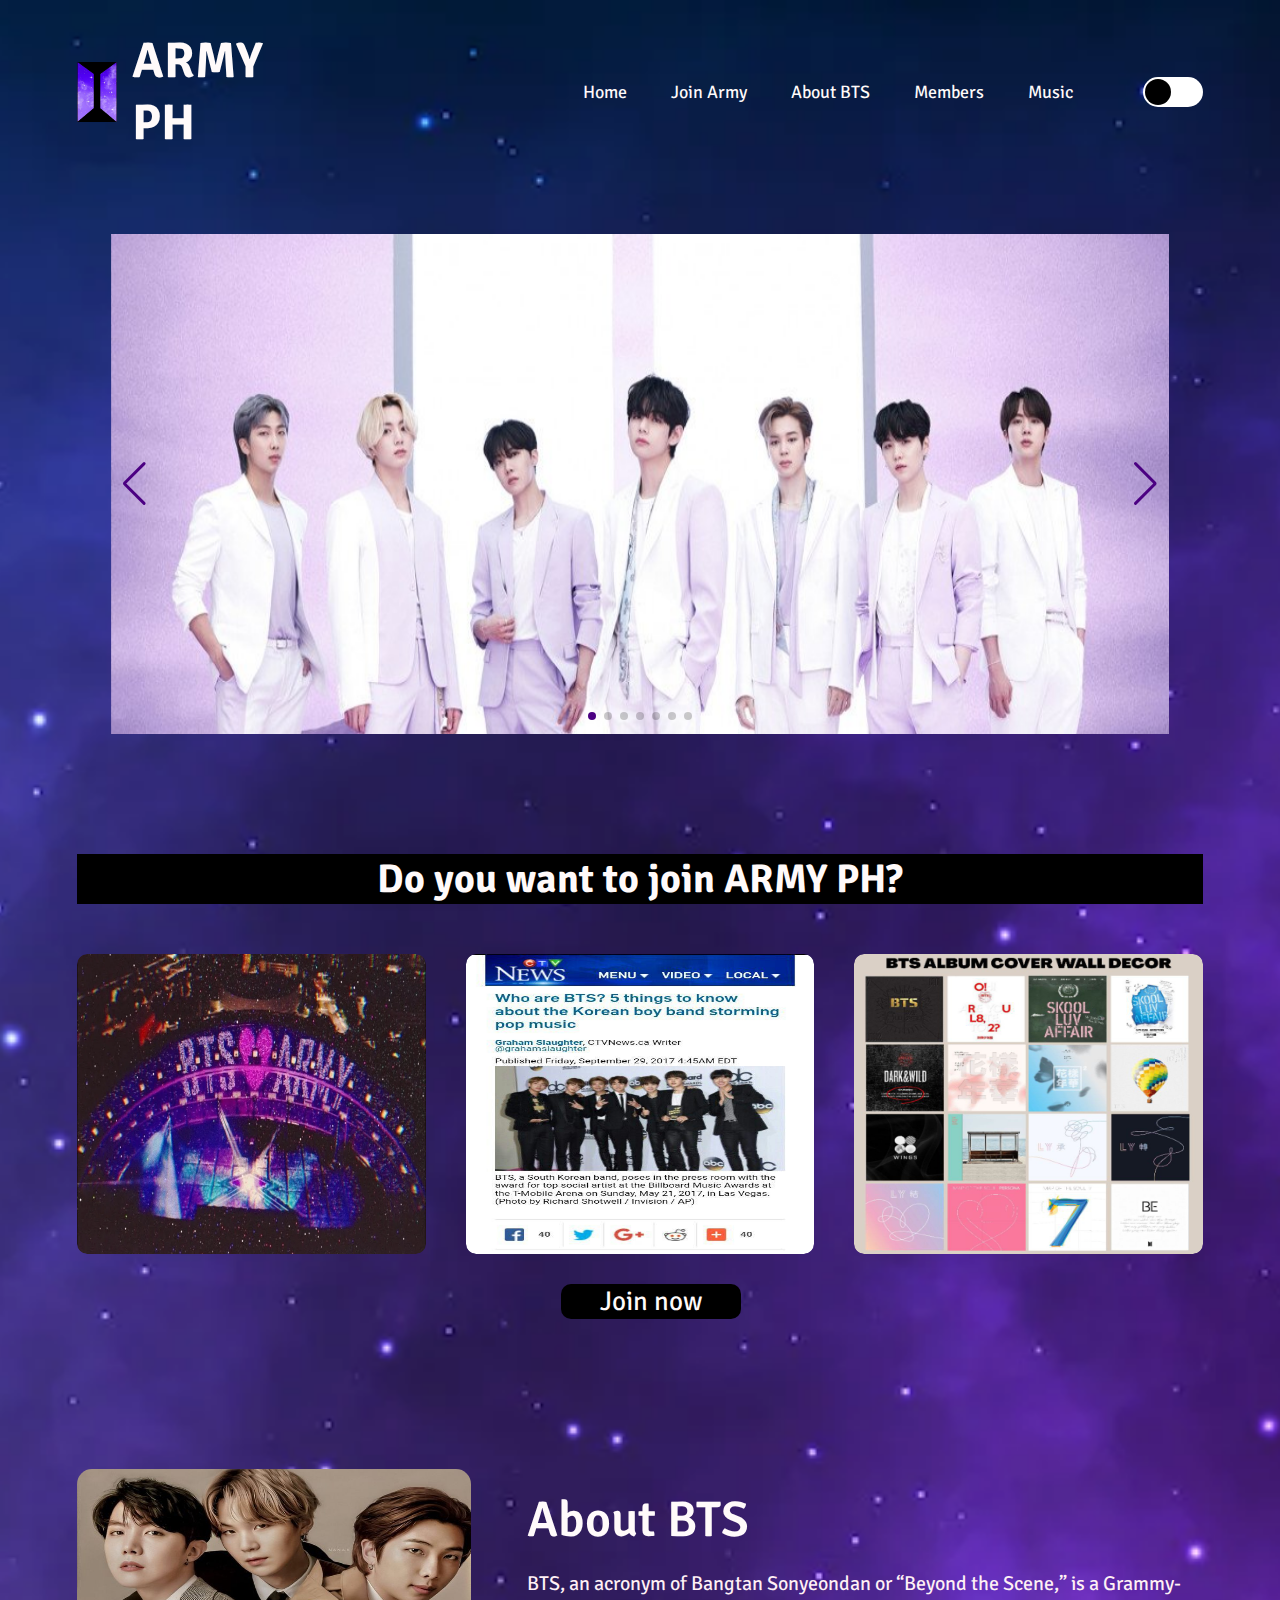
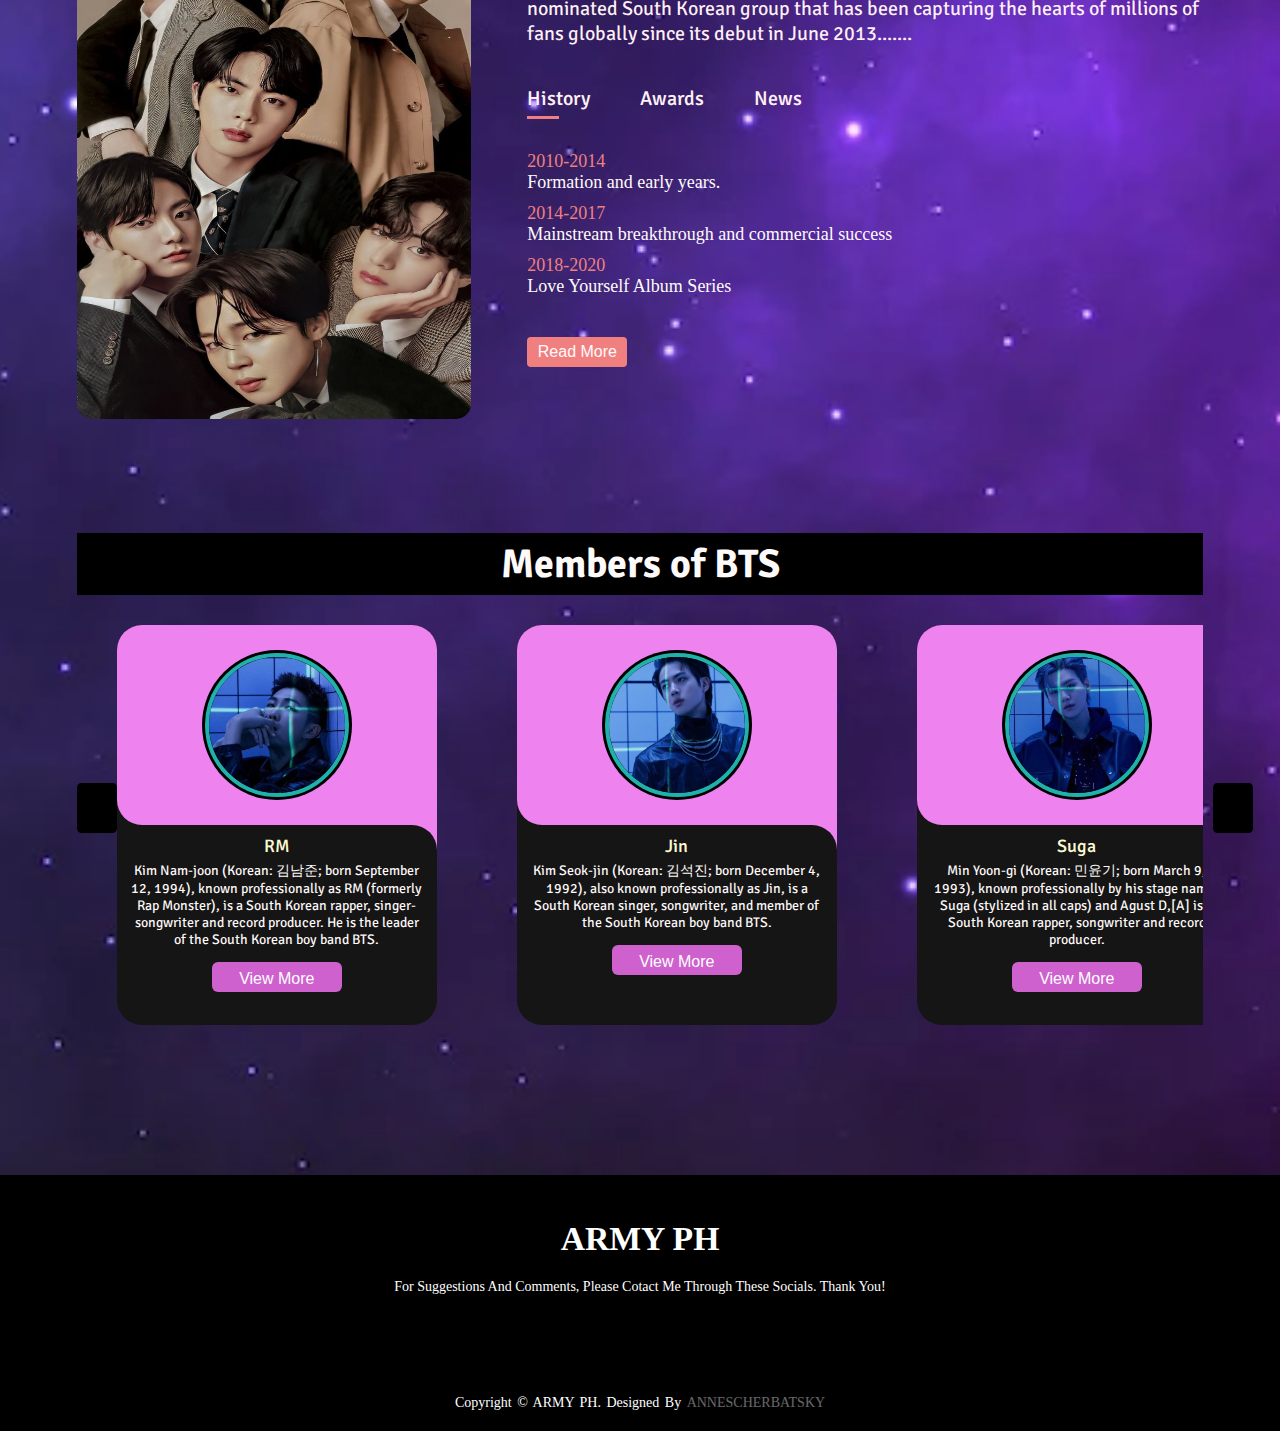
<file: index.html>
<!DOCTYPE html>
<html lang="en">
<head>
    <meta charset="UTF-8">
    <meta http-equiv="X-UA-Compatible" content="IE=edge">
    <meta name="viewport" content="width=device-width, initial-scale=1.0">
    <title>Website Project</title>
    <link rel="stylesheet" href="CSS/indexStyle.css">
    <link href="https://fonts.googleapis.com/css2?family=Nerko+One&family=Signika+Negative:wght@500&display=swap" rel="stylesheet">
    <link rel="stylesheet" href="https://cdn.jsdelivr.net/npm/swiper@8/swiper-bundle.min.css"/>
    <link rel="stylesheet" href="https://cdnjs.cloudflare.com/ajax/libs/font-awesome/6.2.1/css/all.min.css" integrity="sha512-MV7K8+y+gLIBoVD59lQIYicR65iaqukzvf/nwasF0nqhPay5w/9lJmVM2hMDcnK1OnMGCdVK+iQrJ7lzPJQd1w==" crossorigin="anonymous" referrerpolicy="no-referrer" />
</head>
<body id="body">
    <div class="container" id="container">
        <nav>
            <img src="Images/army3.jpg" class="logo">
            <h3>ARMY PH</h3>
            <ul id="sidemenu">
                <li><a href="index.html" id="list1">Home</a></li>
                <li><a href="HTMl/join.html" id="list2">Join Army</a></li>
                <li><a href="HTMl/about.html" id="list3">About BTS</a></li>
                <li><a href="HTMl/members.html" id="list4">Members</a></li>
                <li><a href="HTMl/music.html" id="list5">Music</a></li>
                <i class="fa-solid fa-xmark" onclick="closemenu()"></i>
            </ul>
            <i class="fa-solid fa-bars" onclick="openmenu()"></i>
            <button type="button" onclick="toggleBtn()" id="btn"><span></span></button>
        </nav>
    </div>
    <div id="imageSlider">
        <div class="swiper">
            <div class="swiper-wrapper">
                <div class="swiper-slide"><img src="Images/bts2.jpg"></div>
                <div class="swiper-slide"><img src="Images/bts3.webp"></div>
                <div class="swiper-slide"><img src="Images/bts7.webp"></div>
                <div class="swiper-slide"><img src="Images/bts8.jpg"></div>
                <div class="swiper-slide"><img src="Images/bts1.webp"></div>
                <div class="swiper-slide"><img src="Images/bts4.webp"></div>
                <div class="swiper-slide"><img src="Images/bts5.webp"></div>
            </div>

            <div class="swiper-pagination"></div>

            <div class="swiper-button-prev"></div>
            <div class="swiper-button-next"></div>
        </div>
    </div>
    
    <!-----------------join section----------->
    <div id="join">
        <div class="join-container">
            <h1 class="invite">Do you want to join ARMY PH?</h1>
            <div class="reasons-list">
                <div class="reasons">
                    <img src="Images/fans.webp">
                    <div class="layer">
                        <h3>ARMY Friends</h3>
                        <p>You can find new friends here that have the same interests as you.</p>
                    </div>
                </div>
                <div class="reasons">
                    <img src="Images/news1.jpg">
                    <div class="layer">
                        <h3>Latest News</h3>
                        <p>You'll get the latest news and information about BTS.</p>
                    </div>
                </div>
                <div class="reasons">
                    <img src="Images/music.jpg">
                    <div class="layer">
                        <h3>Good Music</h3>
                        <p>We can share and listen to BTS songs together.</p>
                    </div>
                </div>
            </div>
            <button type="button" class="join-button"><a href="HTMl/join.html">Join now</a></button>
        </div>
    </div>
<!-----------------------about section----------------------------->
    <div id="about">
        <div class="about-container" id="about-content">
            <div class="row">
                <div class="about-col-1">
                    <img onmouseover="newImage()" onmouseout="oldImage()" src="Images/portrait3.jpg" id="image1">
                </div>
                <div class="about-col-2">
                    <h1 class="subtitle">About BTS</h1>
                    <p>BTS, an acronym of Bangtan Sonyeondan or “Beyond the Scene,” is a Grammy-nominated South Korean group
                         that has been capturing the hearts of millions of fans globally since its debut in June 2013.......</p>
                    <div class="tab-titles">
                        <p class="tab-links active-link" onclick="opentab('history')">History</p>
                        <p class="tab-links" onclick="opentab('awards')">Awards</p>
                        <p class="tab-links" onclick="opentab('news')">News</p>
                    </div>
                    <div class="tab-contents active-tab" id="history">
                        <ul>
                            <li><span>2010-2014</span><br>Formation and early years.</li>
                            <li><span>2014-2017</span><br>Mainstream breakthrough and commercial success</li>
                            <li><span>2018-2020</span><br>Love Yourself Album Series</li>
                        </ul>
                    </div>
                    <div class="tab-contents" id="awards">
                        <ul>
                            <li><span>2021</span><br>American Music Award for Artist of the Year</li>
                            <li><span>2019-2022</span><br>American Music Award for Favorite Pop Duo/Group</li>
                            <li><span>2019-2022</span><br>MTV Video Music Award for Best Group</li>
                            <li><span>2019-2021</span><br>MAMA Award for Song of the Year</li>
                        </ul>
                    </div>
                    <div class="tab-contents" id="news">
                        <ul>
                            <li><span>Military Enlistment</span><br>BTS members will enlist in military from 2022-2025.</li>
                            <li><span>Music Releases</span><br>Namjoon released his first solo album titled "Indigo".</li>
                            <li><span>Others</span><br>BTS' j-hope surpasses 1 billion cumulative streams on Spotify</li>
                        </ul>
                    </div>
                    <button type="button" class="more"><a href="HTMl/about.html">Read More</a></button>
                </div>
            </div>
        </div>
    </div>
<!--------------------------------Members Section-------------------------------->
    <div class="members">
        <h1>Members of BTS</h1>
        <button class="pre-btn"><i class="fa-solid fa-less-than"></i></i></button>
        <button class="nxt-btn"><i class="fa-solid fa-greater-than"></i></button>
        <div class="slide-container">
            <div class="slide-content">
                <div class="card-wrapper">
                    <div class="card">
                        <div class="image-content">
                            <span class="overlay"></span>

                            <div class="card-image">
                                <img src="Images/rm.avif"  class="card-img">
                            </div>
                        </div>
                        <div class="card-content">
                            <h2 class="name">RM</h2>
                            <p class="description">Kim Nam-joon (Korean: 김남준; born September 12, 1994), known professionally as RM (formerly Rap Monster),
                            is a South Korean rapper, singer-songwriter and record producer. He is the leader of the South Korean boy band BTS.</p>
                            <button class="mbutton"><a href="HTML/members.html">View More</a></button>
                        </div>
                    </div>
                </div>
            </div>
            <div class="slide-content">
                <div class="card-wrapper">
                    <div class="card">
                        <div class="image-content">
                            <span class="overlay"></span>

                            <div class="card-image">
                                <img src="Images/jin4.webp"  class="card-img">
                            </div>
                        </div>
                        <div class="card-content">
                            <h2 class="name">Jin</h2>
                            <p class="description">Kim Seok-jin (Korean: 김석진; born December 4, 1992),
                                 also known professionally as Jin, is a South Korean singer, songwriter, and member of the South Korean boy band BTS.</p>
                                 <button class="mbutton"><a href="HTML/members.html">View More</a></button>
                        </div>
                    </div>
                </div>
            </div>
            <div class="slide-content">
                <div class="card-wrapper">
                    <div class="card">
                        <div class="image-content">
                            <span class="overlay"></span>

                            <div class="card-image">
                                <img src="Images/suga5.avif"  class="card-img">
                            </div>
                        </div>
                        <div class="card-content">
                            <h2 class="name">Suga</h2>
                            <p class="description">Min Yoon-gi (Korean: 민윤기; born March 9, 1993), known professionally by his stage names Suga (stylized in all caps) 
                                and Agust D,[A] is a South Korean rapper, songwriter and record producer.</p>
                                <button class="mbutton"><a href="HTML/members.html">View More</a></button>
                        </div>
                    </div>
                </div>
            </div>
            <div class="slide-content">
                <div class="card-wrapper">
                    <div class="card">
                        <div class="image-content">
                            <span class="overlay"></span>

                            <div class="card-image">
                                <img src="Images/hobi6.jpg"  class="card-img">
                            </div>
                        </div>
                        <div class="card-content">
                            <h2 class="name">J-hope</h2>
                            <p class="description">Jung Ho-seok (Korean: 정호석; born February 18, 1994), better known by his stage name
                                 J-Hope (stylized as j-hope), is a South Korean rapper, singer-songwriter, dancer, and record producer. </p>
                                 <button class="mbutton"><a href="HTML/members.html">View More</a></button>
                        </div>
                    </div>
                </div>
            </div>
            <div class="slide-content">
                <div class="card-wrapper">
                    <div class="card">
                        <div class="image-content">
                            <span class="overlay"></span>

                            <div class="card-image">
                                <img src="Images/jimin5.jpg"  class="card-img">
                            </div>
                        </div>
                        <div class="card-content">
                            <h2 class="name">Jimin</h2>
                            <p class="description">Park Ji-min (Korean: 박지민; born October 13, 1995), known mononymously as Jimin, is a South Korean singer and dancer. In 2013, 
                                he made his debut as a member of the South Korean boy band BTS, under the record label Big Hit Entertainment.</p>
                                <button class="mbutton"><a href="HTML/members.html">View More</a></button>
                        </div>
                    </div>
                </div>
            </div>
            <div class="slide-content">
                <div class="card-wrapper">
                    <div class="card">
                        <div class="image-content">
                            <span class="overlay"></span>

                            <div class="card-image">
                                <img src="Images/v3.jpg"  class="card-img">
                            </div>
                        </div>
                        <div class="card-content">
                            <h2 class="name">V</h2>
                            <p class="description">Kim Tae-hyung (Korean: 김태형; born December 30, 1995),[1] also known professionally as V, 
                                is a South Korean singer and a member of the boy band BTS.</p>
                                <button class="mbutton"><a href="HTML/members.html">View More</a></button>
                        </div>
                    </div>
                </div>
            </div>
            <div class="slide-content">
                <div class="card-wrapper">
                    <div class="card">
                        <div class="image-content">
                            <span class="overlay"></span>

                            <div class="card-image">
                                <img src="Images/jk2.jpeg"  class="card-img">
                            </div>
                        </div>
                        <div class="card-content">
                            <h2 class="name">Jungkook</h2>
                            <p class="description">Jeon Jung-kook (Korean: 전정국; born September 1, 1997), known mononymously as Jungkook (stylized as Jung Kook), is a South Korean singer.
                                 He is the youngest member and vocalist of the South Korean boy band BTS.</p>
                                 <button class="mbutton"><a href="HTML/members.html">View More</a></button>
                        </div>
                    </div>
                </div>
            </div>
        </div>
    </div>

<!------------------------------------footer-------------------------------->  
    <footer>
        <div class="footer-content">
            <h3>ARMY PH</h3>
            <p>For suggestions and comments, please cotact me through these
                socials. Thank you!</p>
                <ul class="socials">
                    <li><a href="https://www.facebook.com/rojanne.gelomina.50"><i class="fa-brands fa-facebook"></i></a></li>
                    <li><a href="https://twitter.com/PinkangBukas"><i class="fa-brands fa-twitter"></i></a></li>
                    <li><a href="https://www.instagram.com/rojaaane/"><i class="fa-brands fa-instagram"></i></a></li>
                    <li><a href="https://www.youtube.com/channel/UCihCqxhq9ktCMf1KcLJ66Zg"><i class="fa-brands fa-youtube"></i></a></li>
                </ul>
        </div>
        
        <div class="footer-bottom">
            <p>copyright &copy; ARMY PH. designed by <span>anneScherbatsky</span></p>
        </div>
    
    </footer>
    
    <script src="JS/indexJS.js"></script>
    <script src="JS/swiper.js"></script>
    <script src="https://cdn.jsdelivr.net/npm/swiper@8/swiper-bundle.min.js"></script>





    
    <script>
    swiper = new Swiper('.swiper', {
    autoplay: {
        delay: 3000,
        disableOnInteraction:false
    },
    loop: true,
    pagination: {
        clickable: true,
        el: '.swiper-pagination',},
    navigation: {
        nextEl: '.swiper-button-next',
        prevEl: '.swiper-button-prev'},
    });
    </script>
</body>
</html>
</file>
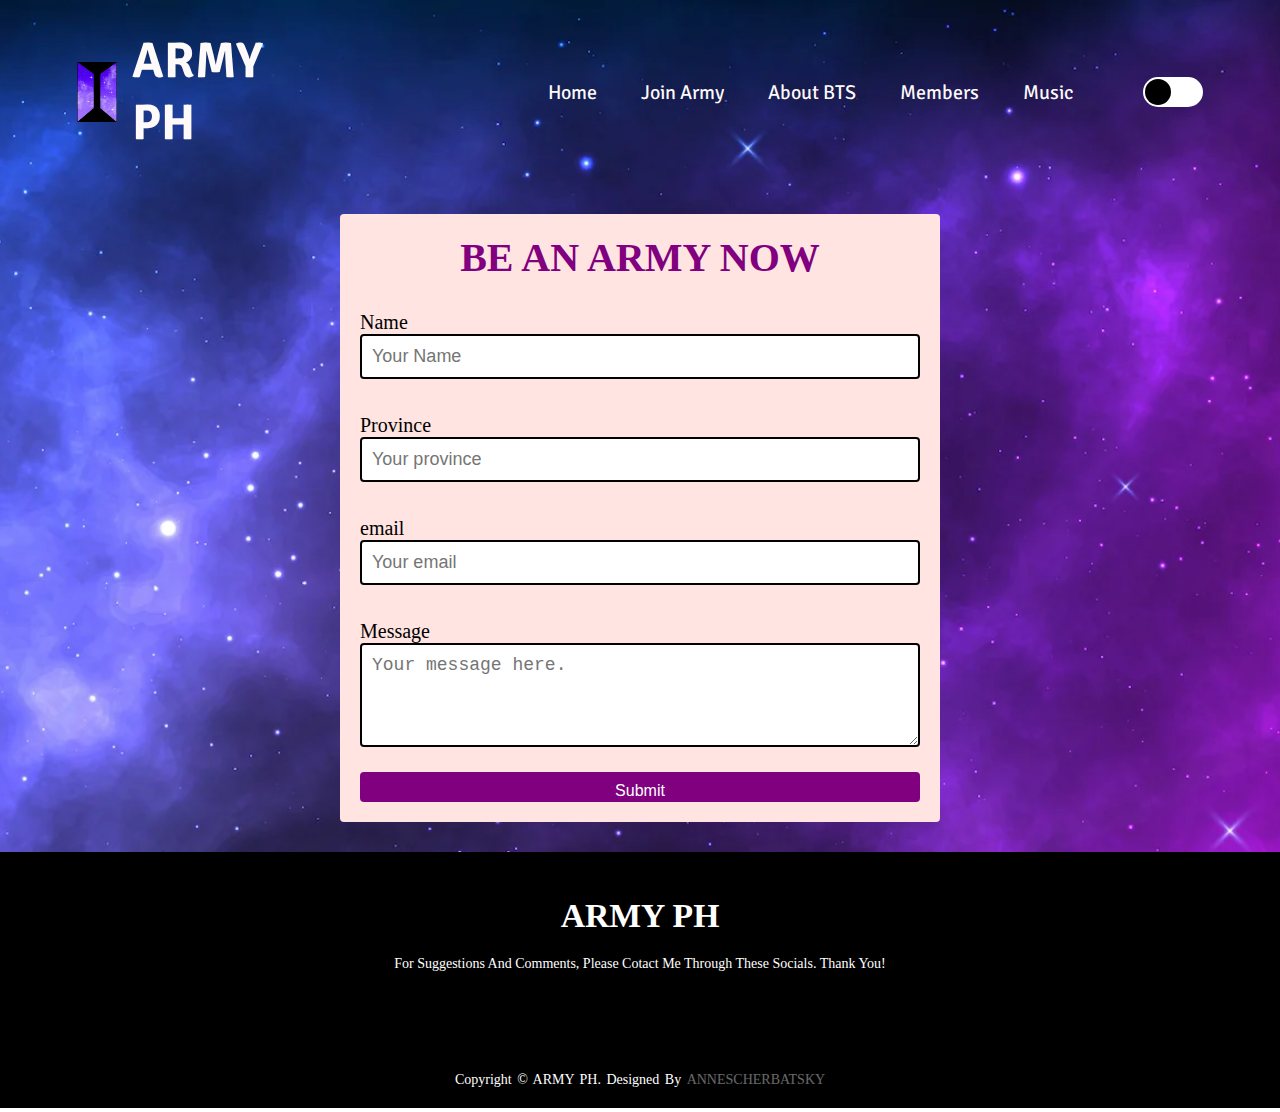
<file: HTMl/join.html>
<!DOCTYPE html>
<html lang="en">
<head>
    <meta charset="UTF-8">
    <meta http-equiv="X-UA-Compatible" content="IE=edge">
    <meta name="viewport" content="width=device-width, initial-scale=1.0">
    <title>Join Page</title>
    <link rel="stylesheet" href="../CSS/join.css">
    <link href="https://fonts.googleapis.com/css2?family=Nerko+One&family=Signika+Negative:wght@500&display=swap" rel="stylesheet">
    <link rel="stylesheet" href="https://cdnjs.cloudflare.com/ajax/libs/font-awesome/6.2.1/css/all.min.css" integrity="sha512-MV7K8+y+gLIBoVD59lQIYicR65iaqukzvf/nwasF0nqhPay5w/9lJmVM2hMDcnK1OnMGCdVK+iQrJ7lzPJQd1w==" crossorigin="anonymous" referrerpolicy="no-referrer" />
</head>
<body id="body">
    <div class="container" id="container">
        <nav>
            <img src="../Images/army3.jpg" class="logo">
            <h3>ARMY PH</h3>
            <ul id="side">
                <li><a href="../index.html" id="list1">Home</a></li>
                <li><a href="join.html" id="list2">Join Army</a></li>
                <li><a href="about.html" id="list3">About BTS</a></li>
                <li><a href="members.html" id="list4">Members</a></li>
                <li><a href="music.html" id="list5">Music</a></li>
                <i class="fa-solid fa-xmark" onclick="closemenu()"></i>
            </ul>
            <i class="fa-solid fa-bars" onclick="openmenu()"></i>
            <button type="button" onclick="toggleBtn()" id="button"><span></span></button>
        </nav>
    </div>
    <div class="form-container">
        <form id="form" action="/">
            <h1>BE AN ARMY NOW</h1>
            <div class="input-content">
                <label for="name">Name</label>
                <input type="text" id="name" placeholder="Your Name">
                <div class="error"></div>
            </div>
            <div class="input-content">
                <label for="province">Province</label>
                <input type="text" id="province" placeholder="Your province">
                <div class="error"></div>
            </div>
            <div class="input-content">
                <label for="email">email</label>
                <input type="text" id="email" placeholder="Your email">
                <div class="error"></div>
            </div>
            <div class="input-content">
                <label for="letter">Message</label>
                <textarea id="letter" rows="4" placeholder="Your message here."></textarea>
                <div class="error"></div>
            </div>
            <button type="submit">Submit</button>
            <div class="popup" id="popup">
                <img src="../Images/tick.png">
                <h2>Thank You!</h2>
                <p>Your details has been successfully submitted.</p>
                <button type="button" onclick="closePopup()">OK</button>
            </div>
        </form>
    </div>
    <!----------------------------footer--------------------------->
    <footer>
        <div class="footer-content">
            <h3>ARMY PH</h3>
            <p>For suggestions and comments, please cotact me through these
                socials. Thank you!</p>
                <ul class="socials">
                    <li><a href="https://www.facebook.com/rojanne.gelomina.50"><i class="fa-brands fa-facebook"></i></a></li>
                    <li><a href="https://twitter.com/PinkangBukas"><i class="fa-brands fa-twitter"></i></i></a></li>
                    <li><a href="https://www.instagram.com/rojaaane/"><i class="fa-brands fa-instagram"></i></i></a></li>
                    <li><a href="https://www.youtube.com/channel/UCihCqxhq9ktCMf1KcLJ66Zg"><i class="fa-brands fa-youtube"></i></i></a></li>
                </ul>
        </div>
        
        <div class="footer-bottom">
            <p>copyright &copy; ARMY PH. designed by <span>anneScherbatsky</span></p>
        </div>
    
    </footer>

    <script src="../JS/submit.js"></script>
    <script src="../JS/join.js"></script> 
</body>
</html>
</file>
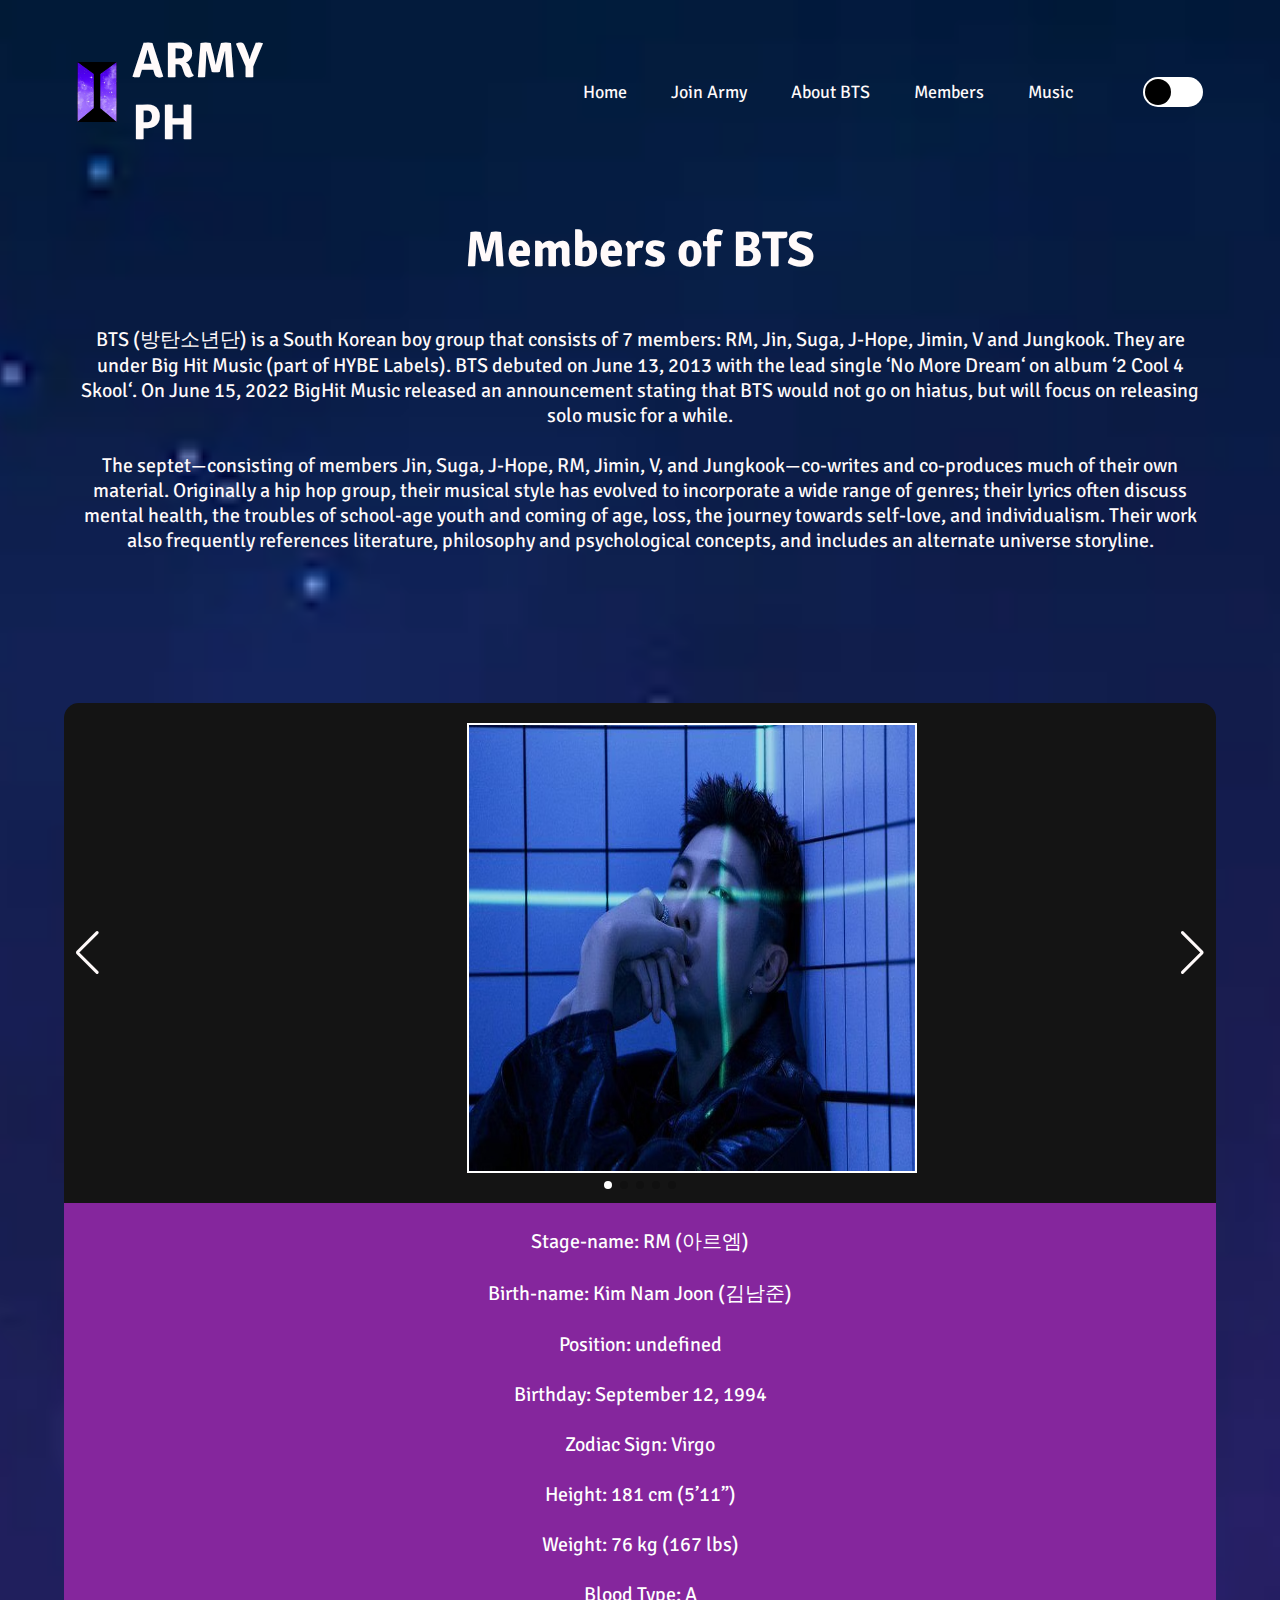
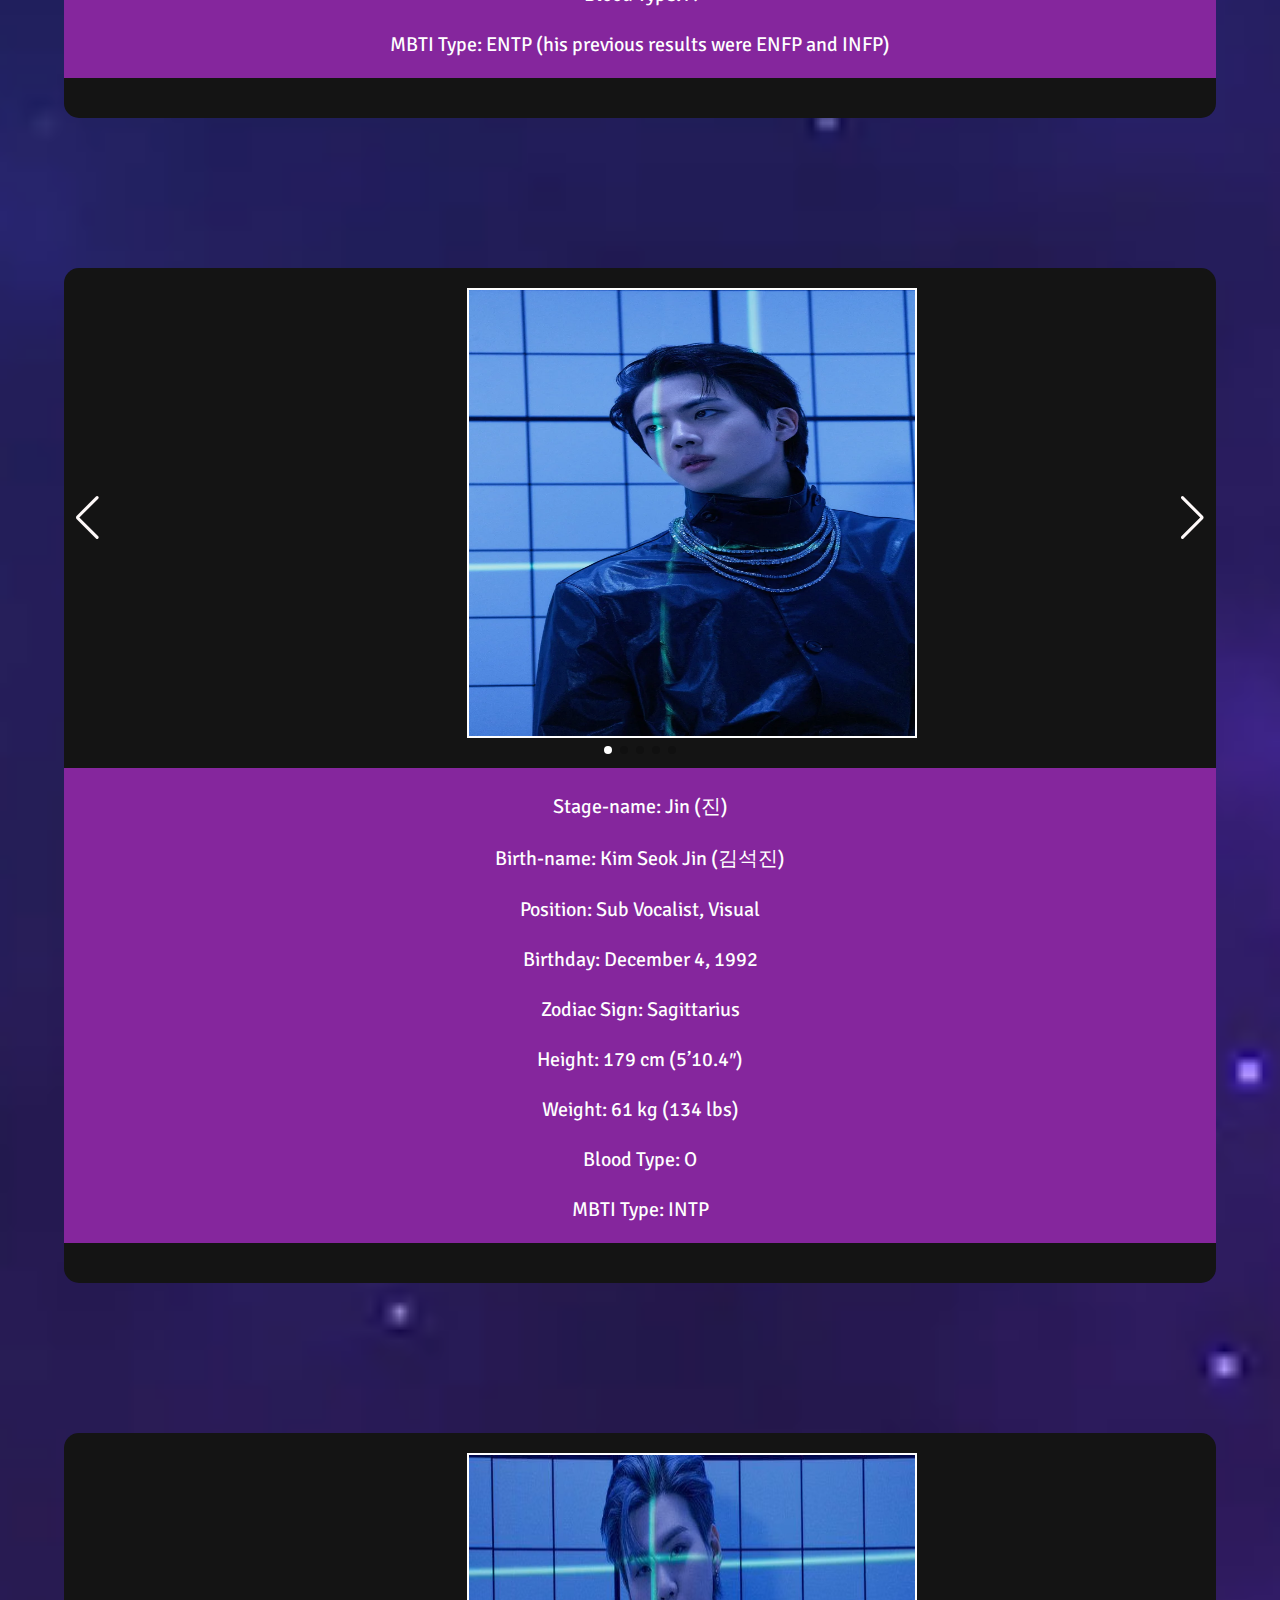
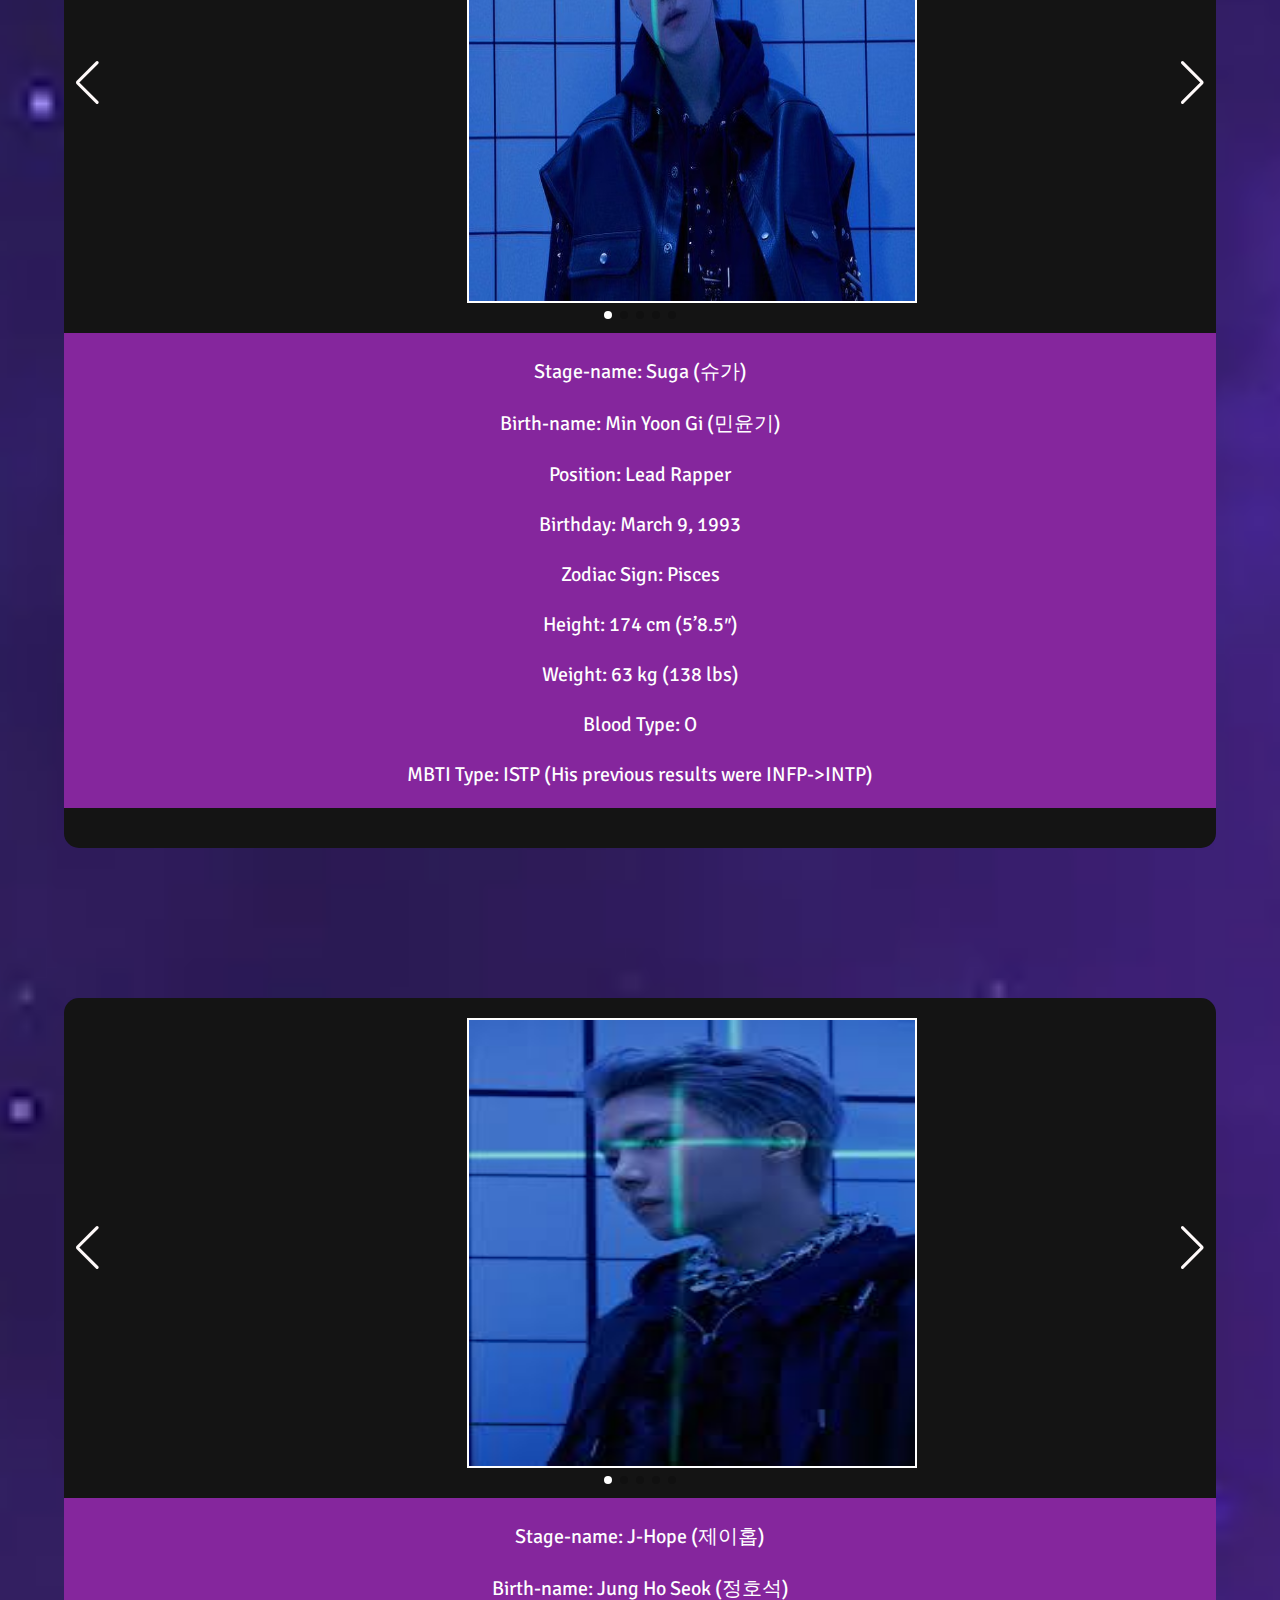
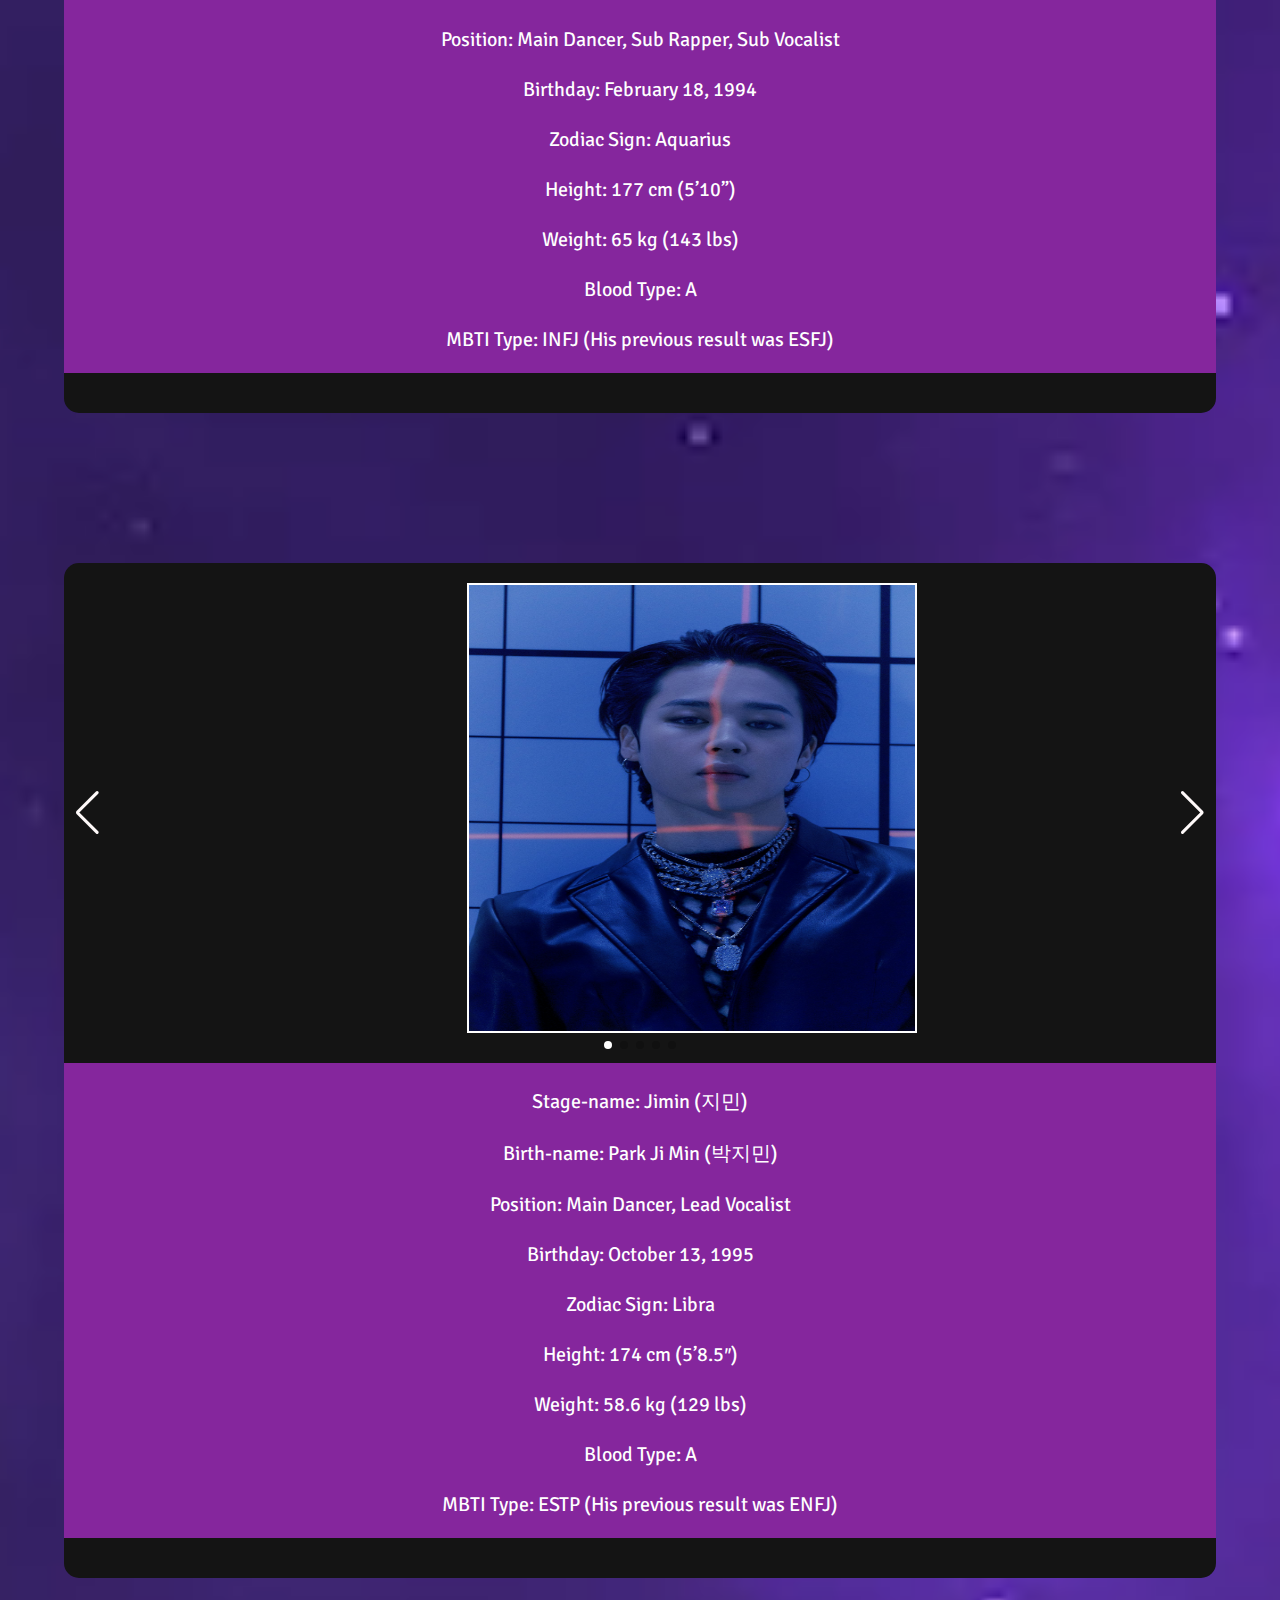
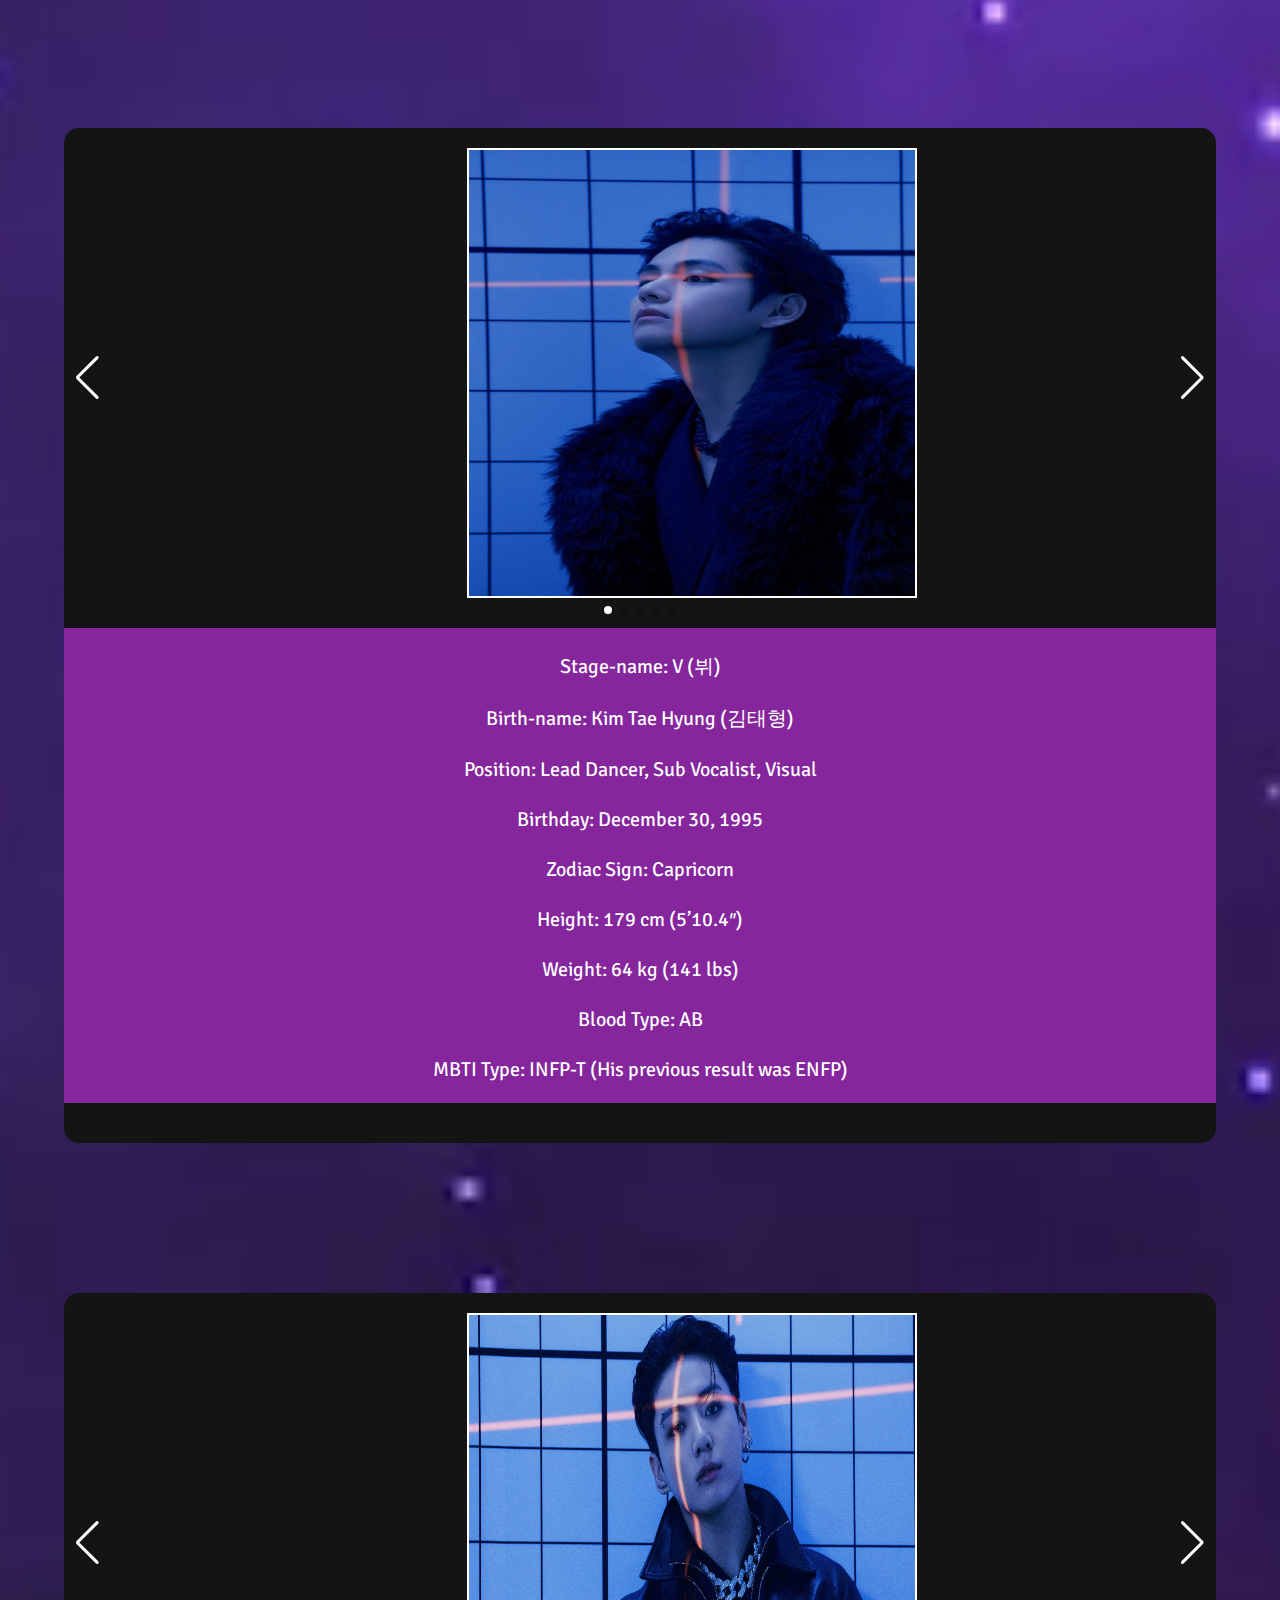
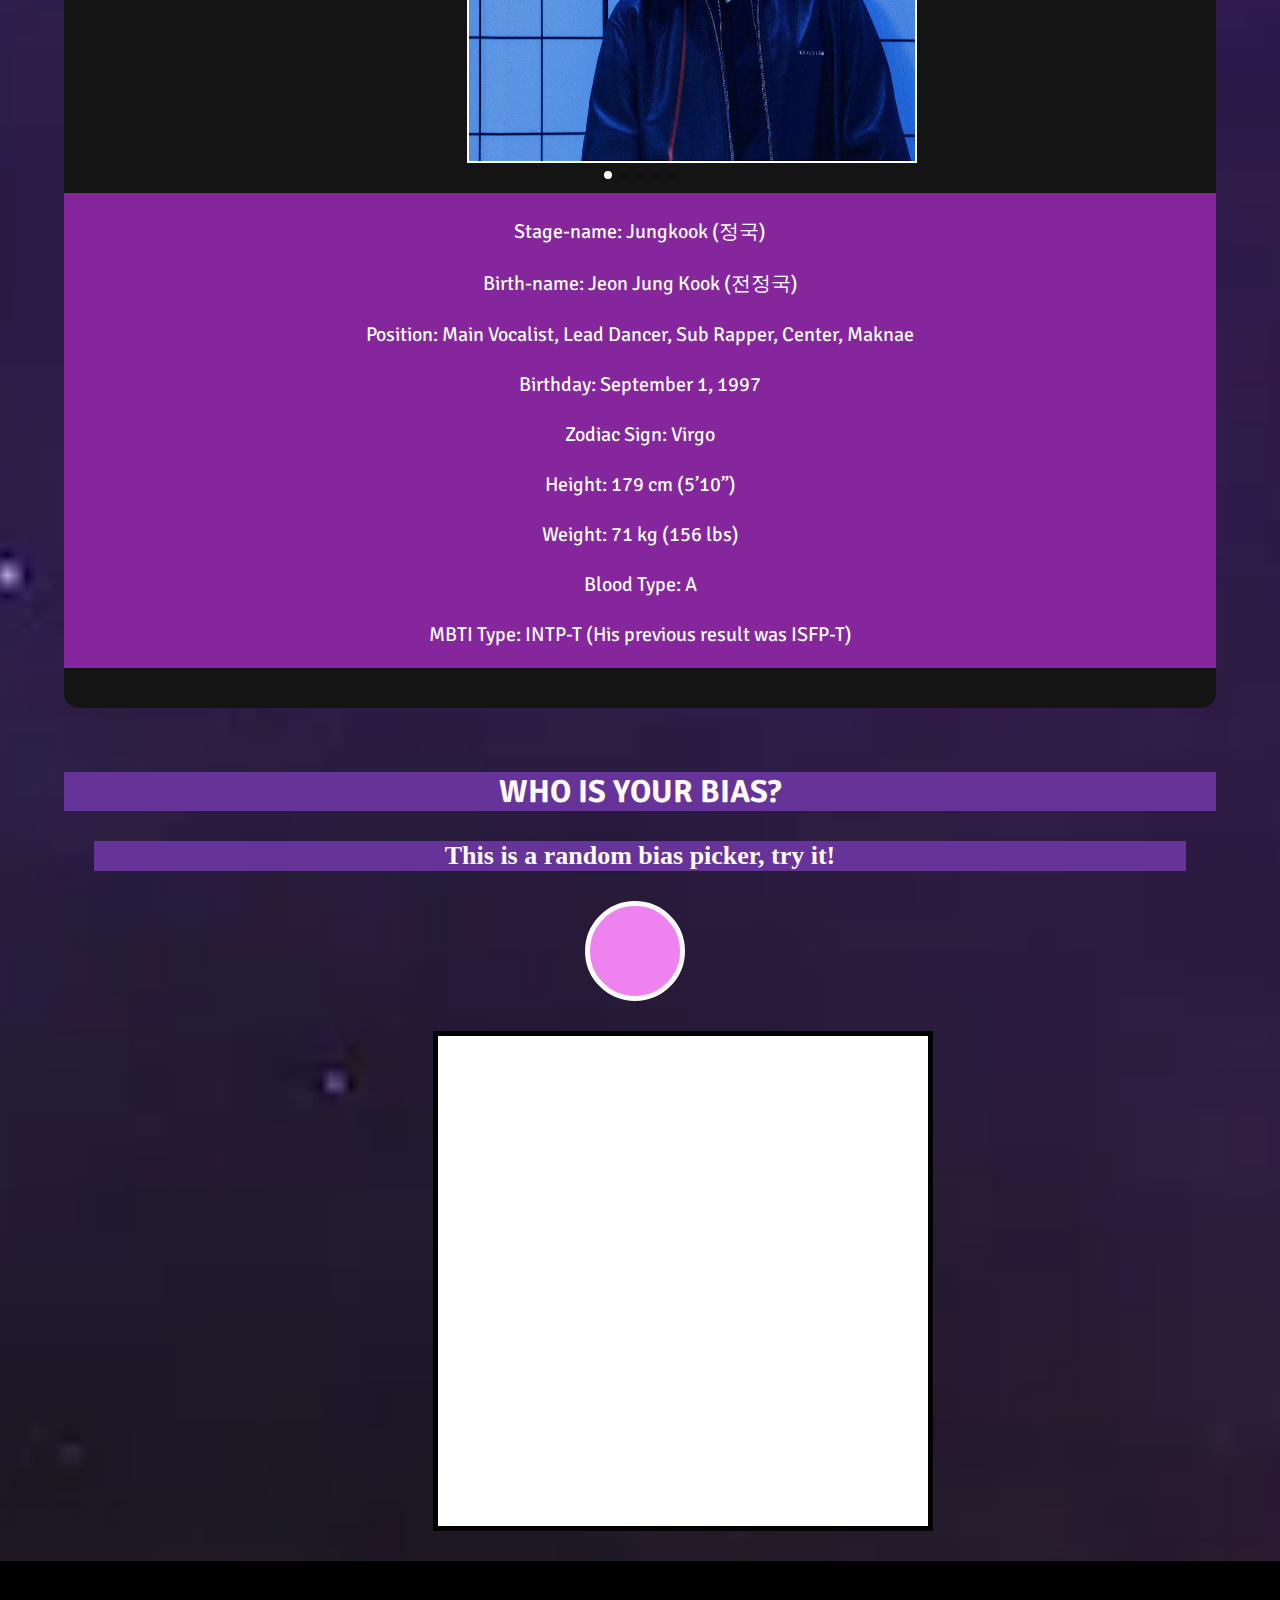
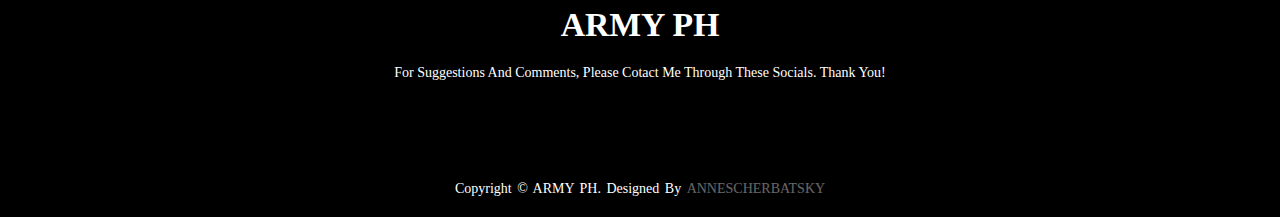
<file: HTMl/members.html>
<!DOCTYPE html>
<html lang="en">
<head>
    <meta charset="UTF-8">
    <meta http-equiv="X-UA-Compatible" content="IE=edge">
    <meta name="viewport" content="width=device-width, initial-scale=1.0">
    <title>Members page</title>
    <link rel="stylesheet" href="../CSS/members.css">
    <link href="https://fonts.googleapis.com/css2?family=Nerko+One&family=Signika+Negative:wght@500&display=swap" rel="stylesheet">
    <link rel="stylesheet" href="https://cdn.jsdelivr.net/npm/swiper@8/swiper-bundle.min.css"/>
    <link rel="stylesheet" href="https://cdnjs.cloudflare.com/ajax/libs/font-awesome/6.2.1/css/all.min.css" integrity="sha512-MV7K8+y+gLIBoVD59lQIYicR65iaqukzvf/nwasF0nqhPay5w/9lJmVM2hMDcnK1OnMGCdVK+iQrJ7lzPJQd1w==" crossorigin="anonymous" referrerpolicy="no-referrer" />
</head>
<body id="body">
    <div class="container" id="container">
        <nav>
            <img src="../Images/army3.jpg" class="logo">
            <h3>ARMY PH</h3>
            <ul id="sidemenu">
                <li><a href="../index.html" id="list1">Home</a></li>
                <li><a href="join.html" id="list2">Join Army</a></li>
                <li><a href="about.html" id="list3">About BTS</a></li>
                <li><a href="members.html" id="list4">Members</a></li>
                <li><a href="music.html" id="list5">Music</a></li>
                <i class="fa-solid fa-xmark" onclick="closemenu()"></i>
            </ul>
            <i class="fa-solid fa-bars" onclick="openmenu()"></i>
            <button type="button" onclick="toggleBtn()" id="btn"><span></span></button>
        </nav>
    </div>
    <div class="mems-header" id="heads">
        <h1>Members of BTS</h1>
        <p>BTS (방탄소년단) is a South Korean boy group that consists of 7 members: 
            RM, Jin, Suga, J-Hope, Jimin, V and Jungkook.
             They are under Big Hit Music (part of HYBE Labels). BTS debuted on June 13, 2013 with the lead 
             single ‘No More Dream‘ on album ‘2 Cool 4 Skool‘. On June 15, 2022 BigHit Music released an
            announcement stating that BTS would not go on hiatus, but will focus on releasing solo music for a while.<br><br>
            The septet—consisting of members Jin, Suga, J-Hope, RM, Jimin, V, and Jungkook—co-writes and co-produces much of their own material.
            Originally a hip hop group, their musical style has evolved to incorporate a wide range of genres; 
            their lyrics often discuss mental health, the troubles of school-age youth and coming of age, loss, the journey towards
            self-love, and individualism. Their work also frequently references literature, philosophy and psychological concepts, 
            and includes an alternate universe storyline.</p>
    </div>
<!--------------members slider------------------------->
    <div class="mems-section">
        <div class="each">
            <div class="mem-slider">
                <div class="swiper">
                    <div class="swiper-wrapper">
                        <div class="swiper-slide"><img src="../Images/rm.avif"></div>
                        <div class="swiper-slide"><img src="../Images/rm.webp"></div>
                        <div class="swiper-slide"><img src="../Images/namjoon1.webp"></div>
                        <div class="swiper-slide"><img src="../Images/najoon2.webp"></div>
                        <div class="swiper-slide"><img src="../Images/rm3.jpg"></div>
                    </div>
        
                    <div class="swiper-pagination"></div>
        
                    <div class="swiper-button-prev"></div>
                    <div class="swiper-button-next"></div>
                </div>
                <div class="mem-content">
                    <p id="namjoon"></p>
                </div>
                <div class="mem-socials">
                    <ul>
                        <li><a href="https://www.instagram.com/rkive/"><i class="fa-brands fa-instagram"></i></a></li>
                        <li><a href="https://open.spotify.com/playlist/0brZe9voOPUysDkWVCOATf?si=v-MAdzN0TCuS2aEueZCCOw&nd=1"><i class="fa-brands fa-spotify"></i></a></li>
                    </ul>
                </div> 
            </div>
            <div class="mem-slider">
                <div class="swiper">
                    <div class="swiper-wrapper">
                        <div class="swiper-slide"><img src="../Images/jin4.webp"></div>
                        <div class="swiper-slide"><img src="../Images/jin1.jpg"></div>
                        <div class="swiper-slide"><img src="../Images/jin2.jpg"></div>
                        <div class="swiper-slide"><img src="../Images/jin3.jpg"></div>
                        <div class="swiper-slide"><img src="../Images/jin6.jpg"></div>
                    </div>
        
                    <div class="swiper-pagination"></div>
        
                    <div class="swiper-button-prev"></div>
                    <div class="swiper-button-next"></div>
                </div>
                <div class="mem-content">
                    <p id="jin"></p>
                </div>
                <div class="mem-socials">
                    <ul>
                        <li><a href="https://www.instagram.com/jin/"><i class="fa-brands fa-instagram"></i></a></li>
                        <li><a href="https://open.spotify.com/playlist/3wcvwNITmfb6sC6MKEJVX9?si=QpDb2CC0SEad89e_rzcgnQ%C2%A0%E2%80%A6&nd=1"><i class="fa-brands fa-spotify"></i></a></li>
                    </ul>
                </div> 
            </div>
            <div class="mem-slider">
                <div class="swiper">
                    <div class="swiper-wrapper">
                        <div class="swiper-slide"><img src="../Images/suga5.avif"></div>
                        <div class="swiper-slide"><img src="../Images/suga2.jpg"></div>
                        <div class="swiper-slide"><img src="../Images/suga3.jpg"></div>
                        <div class="swiper-slide"><img src="../Images/suga4.jpg"></div>
                        <div class="swiper-slide"><img src="../Images/suga1.jpg"></div>
                    </div>
        
                    <div class="swiper-pagination"></div>
        
                    <div class="swiper-button-prev"></div>
                    <div class="swiper-button-next"></div>
                </div>
                <div class="mem-content">
                    <p id="suga"></p>
                </div>
                <div class="mem-socials">
                    <ul>
                        <li><a href="https://www.instagram.com/agustd/"><i class="fa-brands fa-instagram"></i></a></li>
                        <li><a href="https://open.spotify.com/playlist/2FzWRo9ImvPMa7iAL9jCKF?si=Nhk2GXZzRGOgDfE4pwwvCA&nd=1"><i class="fa-brands fa-spotify"></i></a></li>
                    </ul>
                </div> 
            </div>
            <div class="mem-slider">
                <div class="swiper">
                    <div class="swiper-wrapper">
                        <div class="swiper-slide"><img src="../Images/hobi4.jpg"></div>
                        <div class="swiper-slide"><img src="../Images/hobi1.jpg"></div>
                        <div class="swiper-slide"><img src="../Images/hobi2.jpg"></div>
                        <div class="swiper-slide"><img src="../Images/hobi5.jpg"></div>
                        <div class="swiper-slide"><img src="../Images/hobi7.jpg"></div>
                    </div>
        
                    <div class="swiper-pagination"></div>
        
                    <div class="swiper-button-prev"></div>
                    <div class="swiper-button-next"></div>
                </div>
                <div class="mem-content">
                    <p id="jhope"></p>
                </div>
                <div class="mem-socials">
                    <ul>
                        <li><a href="https://www.instagram.com/uarmyhope/"><i class="fa-brands fa-instagram"></i></a></li>
                        <li><a href="https://open.spotify.com/playlist/6KdDdkjD5I3ObRqrc4TKNt?si=0ZzA7EixSW-fLDG2qXjY-g&nd=1"><i class="fa-brands fa-spotify"></i></a></li>
                    </ul>
                </div> 
            </div>
            <div class="mem-slider">
                <div class="swiper">
                    <div class="swiper-wrapper">
                        <div class="swiper-slide"><img src="../Images/jimin5.jpg"></div>
                        <div class="swiper-slide"><img src="../Images/jimin2.jpg"></div>
                        <div class="swiper-slide"><img src="../Images/jimin1.webp"></div>
                        <div class="swiper-slide"><img src="../Images/jimin4.webp"></div>
                        <div class="swiper-slide"><img src="../Images/jimin6.webp"></div>
                    </div>
        
                    <div class="swiper-pagination"></div>
        
                    <div class="swiper-button-prev"></div>
                    <div class="swiper-button-next"></div>
                </div>
                <div class="mem-content">
                    <p id="jimin"></p>
                </div>
                <div class="mem-socials">
                    <ul>
                        <li><a href="https://www.instagram.com/j.m/"><i class="fa-brands fa-instagram"></i></a></li>
                        <li><a href="https://open.spotify.com/playlist/4RK2A6ql5PuWMLI76LapY9?si=CnoM9wJlTrS5iaUNWCfqBg&nd=1"><i class="fa-brands fa-spotify"></i></a></li>
                    </ul>
                </div> 
            </div>
            <div class="mem-slider">
                <div class="swiper">
                    <div class="swiper-wrapper">
                        <div class="swiper-slide"><img src="../Images/v3.jpg"></div>
                        <div class="swiper-slide"><img src="../Images/v2.webp"></div>
                        <div class="swiper-slide"><img src="../Images/v4.webp"></div>
                        <div class="swiper-slide"><img src="../Images/v5.jpg"></div>
                        <div class="swiper-slide"><img src="../Images/v7.webp"></div>
                    </div>
        
                    <div class="swiper-pagination"></div>
        
                    <div class="swiper-button-prev"></div>
                    <div class="swiper-button-next"></div>
                </div>
                <div class="mem-content">
                    <p id="v"></p>
                </div>
                <div class="mem-socials">
                    <ul>
                        <li><a href="https://www.instagram.com/thv/"><i class="fa-brands fa-instagram"></i></a></li>
                        <li><a href="https://open.spotify.com/playlist/2nKFSE6yJw9Xh2uDKzwmZb?si=9ymmJ0ZTRcWGYF01QUDTPg&nd=1"><i class="fa-brands fa-spotify"></i></a></li>
                    </ul>
                </div> 
            </div>
            <div class="mem-slider">
                <div class="swiper">
                    <div class="swiper-wrapper">
                        <div class="swiper-slide"><img src="../Images/jk2.jpeg"></div>
                        <div class="swiper-slide"><img src="../Images/jk3.webp"></div>
                        <div class="swiper-slide"><img src="../Images/jk4.jpg"></div>
                        <div class="swiper-slide"><img src="../Images/jk5.jpg"></div>
                        <div class="swiper-slide"><img src="../Images/jk6.avif"></div>
                    </div>
        
                    <div class="swiper-pagination"></div>
        
                    <div class="swiper-button-prev"></div>
                    <div class="swiper-button-next"></div>
                </div>
                <div class="mem-content">
                    <p id="jk"></p>
                </div>
                <div class="mem-socials">
                    <ul>
                        <li><a href="https://www.instagram.com/jungkook.97/"><i class="fa-brands fa-instagram"></i></a></li>
                        <li><a href="https://open.spotify.com/playlist/59b6qZDNJI2ZfhqZFMaU6R?si=dDo2v1mRTKiLovyiw9FNQA&nd=1"><i class="fa-brands fa-spotify"></i></a></li>
                    </ul>
                </div> 
            </div>
        </div>
    </div>
<!------------------------------random bias----------------------->
    <div class="random-game" id="random">
        <h1>WHO IS YOUR BIAS?</h1>
        <h4>This is a random bias picker, try it!</h4>
        <button id="pick"></button>
        <p id="result"></p>
    </div>

<!---------------------footer------------------------------->
    <footer>
        <div class="footer-content">
            <h3>ARMY PH</h3>
            <p>For suggestions and comments, please cotact me through these
                socials. Thank you!</p>
                <ul class="socials">
                    <li><a href="https://www.facebook.com/rojanne.gelomina.50"><i class="fa-brands fa-facebook"></i></a></li>
                    <li><a href="https://twitter.com/PinkangBukas"><i class="fa-brands fa-twitter"></i></a></li>
                    <li><a href="https://www.instagram.com/rojaaane/"><i class="fa-brands fa-instagram"></i></a></li>
                    <li><a href="https://www.youtube.com/channel/UCihCqxhq9ktCMf1KcLJ66Zg"><i class="fa-brands fa-youtube"></i></a></li>
                </ul>
        </div>
        
        <div class="footer-bottom">
            <p>copyright &copy; ARMY PH. designed by <span>anneScherbatsky</span></p>
        </div>
    
    </footer>

    <script src="../JS/members.js"></script>
    <script src="../JS/swiper.js"></script>
    <script src="https://cdn.jsdelivr.net/npm/swiper@8/swiper-bundle.min.js"></script>
    <script src="../JS/membersDescription.js"></script>
    <script>
    swiper = new Swiper('.swiper', {
    autoplay: {
        delay: 3000,
        disableOnInteraction:false
    },
    loop: true,
    pagination: {
        clickable: true,
        el: '.swiper-pagination',},
    navigation: {
        nextEl: '.swiper-button-next',
        prevEl: '.swiper-button-prev'},
    });
    </script>
</body>
</html>
</file>
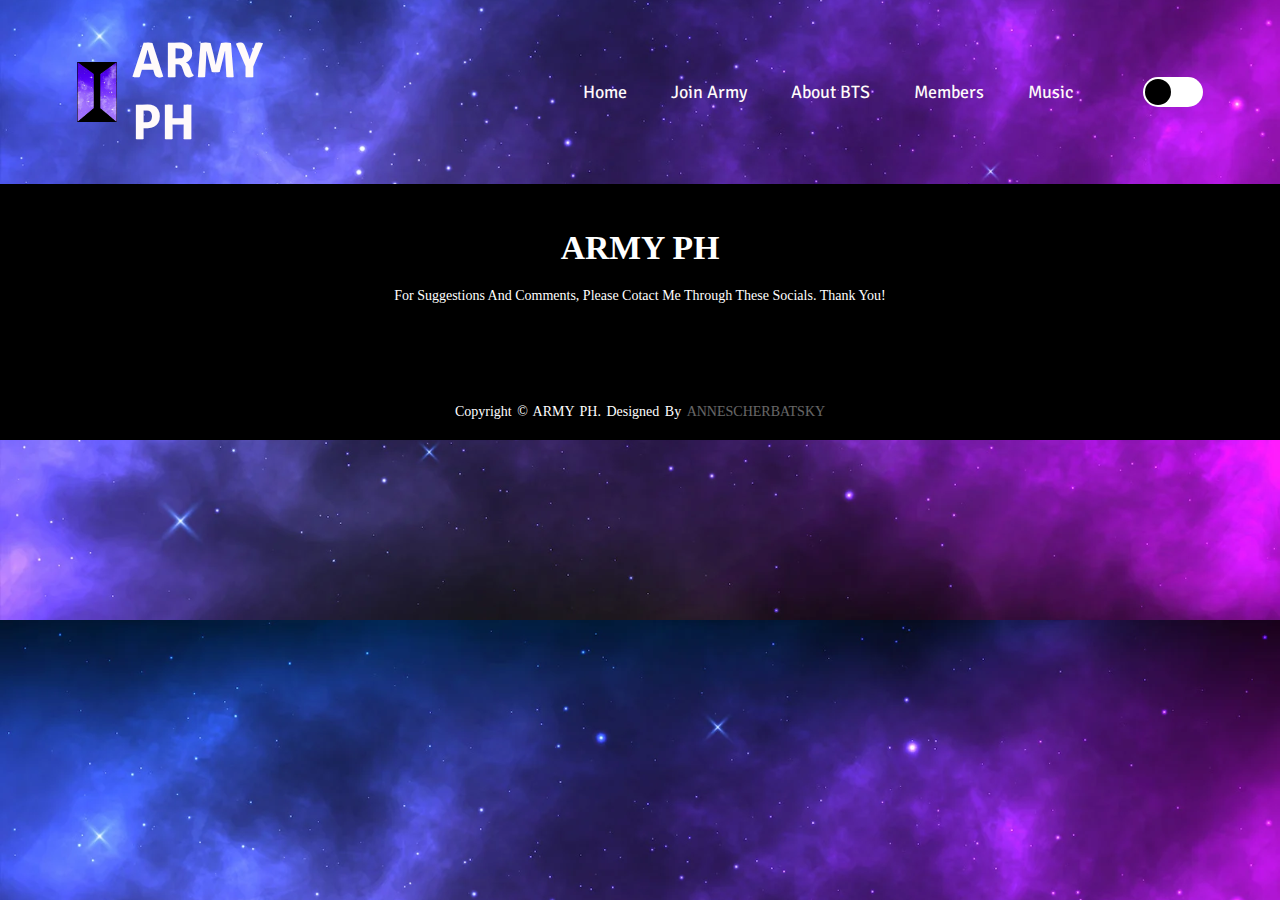
<file: HTMl/music.html>
<!DOCTYPE html>
<html lang="en">
<head>
    <meta charset="UTF-8">
    <meta http-equiv="X-UA-Compatible" content="IE=edge">
    <meta name="viewport" content="width=device-width, initial-scale=1.0">
    <title>Music Page</title>
    <link rel="stylesheet" href="../CSS/music.css">
    <link href="https://fonts.googleapis.com/css2?family=Nerko+One&family=Signika+Negative:wght@500&display=swap" rel="stylesheet">
    <link rel="stylesheet" href="https://cdn.jsdelivr.net/npm/swiper@8/swiper-bundle.min.css"/>
    <link rel="stylesheet" href="https://cdnjs.cloudflare.com/ajax/libs/font-awesome/6.2.1/css/all.min.css" integrity="sha512-MV7K8+y+gLIBoVD59lQIYicR65iaqukzvf/nwasF0nqhPay5w/9lJmVM2hMDcnK1OnMGCdVK+iQrJ7lzPJQd1w==" crossorigin="anonymous" referrerpolicy="no-referrer" />
</head>
<body id="body">
    <div class="container" id="container">
        <nav>
            <img src="../Images/army3.jpg" class="logo">
            <h3>ARMY PH</h3>
            <ul id="sidemenu">
                <li><a href="../index.html" id="list1">Home</a></li>
                <li><a href="join.html" id="list2">Join Army</a></li>
                <li><a href="about.html" id="list3">About BTS</a></li>
                <li><a href="members.html" id="list4">Members</a></li>
                <li><a href="music.html" id="list5">Music</a></li>
                <i class="fa-solid fa-xmark" onclick="closemenu()"></i>
            </ul>
            <i class="fa-solid fa-bars" onclick="openmenu()"></i>
            <button type="button" onclick="toggleBtn()" id="btn"><span></span></button>
        </nav>
    </div>




    

    <!------------------------------------footer-------------------------------->  
    <footer>
        <div class="footer-content">
            <h3>ARMY PH</h3>
            <p>For suggestions and comments, please cotact me through these
                socials. Thank you!</p>
                <ul class="socials">
                    <li><a href="https://www.facebook.com/rojanne.gelomina.50"><i class="fa-brands fa-facebook"></i></a></li>
                    <li><a href="https://twitter.com/PinkangBukas"><i class="fa-brands fa-twitter"></i></a></li>
                    <li><a href="https://www.instagram.com/rojaaane/"><i class="fa-brands fa-instagram"></i></a></li>
                    <li><a href="https://www.youtube.com/channel/UCihCqxhq9ktCMf1KcLJ66Zg"><i class="fa-brands fa-youtube"></i></a></li>
                </ul>
        </div>
        
        <div class="footer-bottom">
            <p>copyright &copy; ARMY PH. designed by <span>anneScherbatsky</span></p>
        </div>
    
    </footer>
    <script src="../JS/music.js"></script>
</body>
</html>
</file>
<file: CSS/indexStyle.css>
* {
    margin: 0;
    padding: 0;
    box-sizing: border-box;
}
body {
    background-image: url("../Images/purple3.webp");
    background-size: cover;
    background-position: center;
}
.container {
    font-family: 'Signika Negative', sans-serif;
    color: snow;
}
nav{
    display: flex;
    align-items: center;
    padding: 30px 6%;
}
nav .logo {
    width: 40px;
    height: 60px;
    margin-right: 15px;
}
nav h3 {
    width: 200px;
    font-size: 50px;
}
nav ul {
    flex: 1;
    text-align: right;
}
nav ul li {
    display: inline-block;
    list-style: none;
    margin: 0 20px;
}
nav ul li a {
    text-decoration: none;
    font-size: 18px;
    position: relative;
    color: snow;
}
nav ul li a::after{
    content:'';
    width: 0;
    height: 3px;
    background: plum;
    position: absolute;
    left: 0;
    bottom: -6px;
    transition: 0.5s;
}
nav ul li a:hover::after {
    width: 100%;
}
button{
    background-color: white;
    height: 30px;
    width: 60px;
    border-radius: 20px;
    border: 0;
    outline: 0;
    cursor: pointer;
    transition: background-color 0.5s;
    margin-left: 50px;
}
button span{
    display: block;
    background-color: black;
    height: 26px;
    width: 26px;
    border-radius: 50%;
    margin-left: 2px;
    transition: background-color 0.5s, margin-left 0.5s;
}
.active{
    background: white;
}
.active span{
    background-color: mediumpurple;
    margin-left: 31px;
}
.on{
    background: white;
}
.font{
    color: black;
}
.containerB{
    background: rebeccapurple;
}
/*--------------image slider----------------------*/
.swiper{
    width: 94%;
    height: 500px;
    align-items: center;
}
.swiper-slide img{
    width: 100%;
    height: 800px;
}
.swiper .swiper-button-prev, .swiper .swiper-button-next{
    color: indigo;
}
.swiper .swiper-pagination-bullet-active{
    background: indigo;
}
#imageSlider {
    padding: 50px 6%;
}
/*------------------------------footer----------------------*/
footer{
    background: black;
    height: auto;
    width: 100%;
    padding-top: 40px;
    color: white;
}
.footer-content{
    display: flex;
    align-items: center;
    justify-content: center;
    flex-direction: column;
    text-align: center;
}
.footer-content{
    font-size: 1.8rem;
    font-weight: 400;
    text-transform: capitalize;
    line-height: 3rem;
}
.footer-content p{
    max-width: 500px;
    margin: 10px auto;
    line-height: 28px;
    font-size: 14px;
}
.socials{
    list-style: none;
    display: flex;
    align-items: center;
    justify-content: center;
    margin: 1rem 0 3rem 0;
}
.socials li{
    margin: 0 10px;
}
.socials a{
    text-decoration: none;
    color: white;
}
.socials a i{
    font-size: 1.1rem;
    transition: color .4s ease;
}
.socials a i:hover {
    color:magenta;
    transform: scale(1.5);
}
.footer-bottom{
    background: black;
    width: 100%;
    padding: 20px 0;
    text-align: center;
}
.footer-bottom p{
    font-size: 14px;
    word-spacing: 2px;
    text-transform: capitalize;
}
.footer-bottom span{
    text-transform: uppercase;
    opacity: .4;
    font-weight: 200;
}
/*---------------join page---------*/
#join{
    margin-top: 20px;
    padding: 50px 6%;
    font-family: 'Signika Negative', sans-serif;
    color: snow;
}
.join-container h1{
    background: black;
    align-items: center;
    text-align: center;
    font-size: 40px;
}
.reasons-list{
    display: grid;
    grid-template-columns: repeat(auto-fit, minmax(250px, 1fr));
    grid-gap: 40px;
    margin-top: 50px;
}
.reasons img{
    width: 100%;
    height: 300px;
    border-radius: 10px;
    display: block;
    transition: transform 0.5s;
}
.reasons{
    border-radius: 10px;
    position: relative;
    overflow: hidden;
}
.layer{
    width: 100%;
    height: 0;
    background: linear-gradient(rgba(0,0,0,0.6), #DB7093);
    border-radius: 10px;
    position: absolute;
    left: 0;
    bottom: 0;
    overflow: hidden;
    display: flex;
    align-items: center;
    justify-content: center;
    flex-direction: column;
    padding: 0 40px;
    text-align: center;
    font-size: 18px;
    transition: height 0.5s;
}
.layer h3{
    font-weight: 500;
    margin-bottom: 20px;
}
.reasons:hover img{
    transform: scale(1.1);
}
.reasons:hover .layer{
    height: 100%;
}
.join-button{
    margin-top: 30px;
    text-align: center;
    justify-content: center;
    margin-left: 43%;
    width: 180px;
    height: 35px;
    border-radius: 10px;
    background: black;
    transition: 0.5s;
}
.join-button:hover{
    transform: scale(1.5);
}
.join-button a{
    font-size: 27px;
    font-weight: 400;
    text-decoration: none;
    font-family: 'Signika Negative', sans-serif;
    color: snow;
}
/*-----------------------About section-----------------------*/
#about{
    padding: 80px 0;
    margin: 20px 6%;
}
.row{
    display: flex;
    justify-content: space-between;
    flex-wrap: wrap;
}
.about-col-1 img{
    width: 100%;
    height: 550px;
    border-radius: 15px;
}
.about-col-1{
    flex-basis: 35%;
}
.about-col-2{
    flex-basis: 60%;
}
.subtitle{
    margin-top: 20px;
    font-family: 'Signika Negative', sans-serif;
    font-size: 50px;
    font-weight: 600;
    color: snow;
}
.about-col-2 p{
    font-family: 'Signika Negative', sans-serif;
    color: lavenderblush;
    margin-top: 20px;
    font-size: 20px;
}
.tab-titles{
    display: flex;
    margin: 20px 0 40px;
}
.tab-links{
    margin-right: 50px;
    font-size: 18px;
    font-weight: 500;
    cursor: pointer;
    position: relative;
}
.tab-links::after{
    content: '';
    width: 0;
    height: 3px;
    background-color: lightcoral;
    position: absolute;
    left: 0;
    bottom: -8px;
    transition: 0.5s;
}
.tab-links.active-link::after{
    width: 50%;
}
.tab-contents ul li{
    list-style: none;
    font-size: 18px;
    margin: 10px 0;
    color: snow;
}
.tab-contents ul li span{
    color: lightcoral;
}
.tab-contents{
    display: none;
}
.tab-contents.active-tab{
    display: block;
}
.more{
    margin-top: 30px;
    margin-left: 0;
    width: 100px;
    border-radius: 4px;
    background-color: lightcoral;
    transition: 0.5s;
}
.more a{
    text-decoration: none;
    font-size: 16px;
    color: snow;
}
.more:hover{
    transform: scale(1.1);
    background-color: magenta;
    transition: 0.7s;
}
.white-font{
    background-color: rebeccapurple;
    border-radius: 10px;
}
/*------------------members section---------------------*/
.members{
    margin: 30px 6%;
    font-family: 'Signika Negative', sans-serif;
    position: relative;
}
.slide-container{   
    display: flex;
    overflow-x: auto;
    scroll-behavior: smooth;
    margin-bottom: 100px;
}
.slide-content{
    margin: 0 40px;
    height: 450px;
}
.card{
    width: 320px;
    border-radius: 25px;
    background-color: rgb(22, 21, 21);  
}
.card-content{
    height: 200px;
}
.image-content, .card-content{
    display: flex;
    flex-direction: column;
    align-items: center;
    padding: 10px 14px;
}
.image-content{
    row-gap: 5px;
    position: relative;
    padding: 25px 0;
}
.overlay{
    position: absolute;
    height: 100%;
    width: 100%;
    background-color: violet;
    left: 0;
    top: 0;
    border-radius: 25px 25px 0 25px;
}
.overlay::before, .overlay::after{
    position: absolute;
    content: '';
    right: 0;
    bottom: -40px;
    height: 40px;
    width: 40px;
    background-color: violet;
}
.overlay::after{
    border-radius: 0 25px 0 0;
    background-color: rgb(22, 21, 21);
}
.card-image{
    position: relative;
    height: 150px;
    width: 150px;
    border-radius: 50%;
    background: black;
    padding: 3px;
}
.card img{
    height: 100%;
    width: 100%;
    object-fit: cover;
    border-radius: 50%;
    border: 4px solid lightseagreen;
}
.name{
    font-size: 18px;
    font-weight: 500;
    color: lightgoldenrodyellow;
    margin-bottom: 5px;
}
.description{
    font-size: 14px;
    color: snow;
    text-align: center;
}
.mbutton{
    border: none;
    font-size: 16px;
    color: #fff;
    padding: 8px 16px;
    background-color: rgb(206, 97, 206);
    border-radius: 6px;
    margin: 14px;
    width: 130px;
    transition: all 0.3s ease;
}
.mbutton a{
    text-decoration: none;
    color: white;
}
.mbutton:hover{
    background: purple;
}
.pre-btn,
.nxt-btn{
    border: none;
    width: 40px;
    height: 50px;
    position: absolute;
    top: 0;
    display: flex;
    justify-content: center;
    align-items: center;
    cursor: pointer;
    margin-top: 250px;
    font-size: 30px;
    font-weight: 900;
    color: snow;
    background-color: black;
    z-index: 9;
    border-radius: 10%;
}
.pre-btn{
    left: -50px;
}
.nxt-btn{
    right: -50px;
}
.slide-container::-webkit-scrollbar{
    display: none;
}
.members h1{
    color: snow;
    background-color: black;
    padding: 6px;
    font-size: 40px;
    text-align: center;
    margin-bottom: 30px;
}


/*---------------responsiveness-------*/
nav .fa-solid{
    display: none;
}

@media only screen and (max-width: 600px){
    nav h3{
        font-size: 28px;
    }
    nav .logo {
        width: 40px;
        height: 40px;
        margin-right: 15px;
    }
    nav .fa-solid{
        display: block;
        font-size: 25px;
    }
    nav ul{
        position: fixed;
        top: 0;
        right: -200px;
        width: 200px;
        height: 100vh;
        padding-top: 50px;
        background-color: rebeccapurple;
        z-index: 2;
    }
    nav ul li{
        display: block;
        margin: 25px;
        text-align: justify;
    }
    nav ul .fa-solid{
        position: absolute;
        top: 25px;
        left: 25px;
        cursor: pointer;
    }
    .swiper{
        width: 94%;
        height: 200px;
        align-items: center;
    }
    .swiper-slide img{
        width: 100%;
        height: 200px;
    }
    button{
        height: 30px;
        width: 40px;
    }  
    button span{
        height: 26px;
        width: 20px;
        margin-left: 0; 
    }
    .active span{
        margin-left: 15px;
    }
    #join{
        margin-top: 5px;
    }
    .join-container h1{
        font-size: 25px;
    }
    .reasons img{
        width: 100%;
        height: 200px;
    }
    .reasons-list{
        grid-gap: 40px;
        margin-top: 20px;
    }
    .join-button{
        margin-top: 30px;
        margin-left: 30%;
        width: 120px;
        height: 25px;
    }
    .join-button a{
        font-size: 20px;
        font-weight: 400;
    }
    .about-col-1, .about-col-2{
        flex-basis: 100%;
    }
    #about{
        padding: 10px 0;
        margin: 10px 6%;
    }
    .subtitle{
        margin-top: 10px;
        font-size: 25px;
        font-weight: 600;
    }
    .about-col-2{
        text-align: justify;
    }
    .about-col-2 p{
        margin-top: 10px;
        font-size: 16px;
    }
    .about-col-1 img{
        width: 100%;
        height: 450px;
    }
    .more{
        margin-top: 20px;
        margin-left: 0;
        width: 80px;
    }
    .more a{
        font-size: 12px;   
    }
    .members{
        margin: 20px 6%;
    }
    .members h1{
        padding: 4px;
        font-size: 25px;
        margin-bottom: 20px;
    }
    .slide-container{   
        margin-bottom: 20px;
    }
    .slide-content{
        margin: 0 10px;
        height: 450px;
    }
    .pre-btn,
    .nxt-btn{
    height: 40px;
    width: 30px;
    margin-top: 250px;
    font-size: 20px;
    font-weight: 900;
    }
    .pre-btn{
        left: -70px;
    }
    .nxt-btn{
        right: -30px;
    }
    .card{
        width: 310px;  
    }
    footer{
        height: auto;
        width: 100%;
        padding-top: 2px;
    }
    .footer-content h3{
        font-size: 24px;
    }
    .footer-content{
        font-size: 1.4rem;
        font-weight: 400;
        text-transform: capitalize;
        line-height: 3rem;
    }
    .footer-content p{
        max-width: auto;
        margin: 5px 2px;
        line-height: 18px;
        font-size: 14px;
    }
    .footer-bottom{
        width: 100%;
        padding: 5px 0;
    }
    .footer-bottom p{
        font-size: 14px;
        word-spacing: 2px;
        text-transform: capitalize;
    }
}
</file>
<file: CSS/join.css>
*{
    margin: 0;
    padding: 0;
    box-sizing: border-box;
}
body {
    background-image: url("../Images/purple3.webp");
    background-size: cover;
    background-position: center;
}
.container {
    font-family: 'Signika Negative', sans-serif;
    color: snow;
}
nav{
    display: flex;
    align-items: center;
    padding: 30px 6%;
}
nav .logo {
    width: 40px;
    height: 60px;
    margin-right: 15px;
}
nav h3 {
    width: 200px;
    font-size: 50px;
}
nav ul {
    flex: 1;
    text-align: right;
}
nav ul li {
    display: inline-block;
    list-style: none;
    margin: 0 20px;
}
nav ul li a {
    text-decoration: none;
    font-size: 20px;
    position: relative;
    color: snow;
}
nav ul li a::after{
    content:'';
    width: 0;
    height: 3px;
    background: plum;
    position: absolute;
    left: 0;
    bottom: -6px;
    transition: 0.5s;
}
nav ul li a:hover::after {
    width: 100%;
}
button{
    background-color: white;
    height: 30px;
    width: 60px;
    border-radius: 20px;
    border: 0;
    outline: 0;
    cursor: pointer;
    transition: background-color 0.5s;
    margin-left: 50px;
}
button span{
    display: block;
    background-color: black;
    height: 26px;
    width: 26px;
    border-radius: 50%;
    margin-left: 2px;
    transition: background-color 0.5s, margin-left 0.5s;
}
.active{
    background: white;
}
.active span{
    background-color: mediumpurple;
    margin-left: 31px;
}
.on{
    background: white;
}
.font{
    color: black;
}
.containerB{
    background: rebeccapurple;
}
/*-----form----*/

#form {
    width: 600px;
    height: auto;
    margin: 30px auto;
    padding: 20px;
    background-color: mistyrose;
    border-radius: 4px;
    font-size: 20px;
}
#form h1{
    color: purple;
    text-align: center;
    margin-bottom: 30px;
}
.input-content{
    display: flex;
    flex-direction: column;
    margin-top: 20px;
}
.input-content input, .input-content textarea{
    border: 2px solid black;
    border-radius: 4px;
    display: block;
    font-size: 18px;
    padding: 10px;
    width: 100%;
}
.input-content input:focus, .input-content textarea:focus{
    outline: 0;
}
.input-content.success input{
    border-color: mediumslateblue;
}
.input-content.error input{
    border-color: red;
}
.input-content .error {
    color: red;
    font-size: 12px;
    margin-top: 2px;
    height: 13px;
}
#form button{
    padding: 10px;
    margin-top: 10px;
    width: 100%;
    color: white;
    background-color: purple;
    border: none;
    border-radius: 4px;
    margin-left: 0;
    font-size: 16px;
}
.form-light{
    border: 2px solid purple;
}
footer{
    background: black;
    height: auto;
    width: 100%;
    padding-top: 40px;
    color: white;
}
.footer-content{
    display: flex;
    align-items: center;
    justify-content: center;
    flex-direction: column;
    text-align: center;
}
.footer-content{
    font-size: 1.8rem;
    font-weight: 400;
    text-transform: capitalize;
    line-height: 3rem;
}
.footer-content p{
    max-width: 500px;
    margin: 10px auto;
    line-height: 28px;
    font-size: 14px;
}
.socials{
    list-style: none;
    display: flex;
    align-items: center;
    justify-content: center;
    margin: 1rem 0 3rem 0;
}
.socials li{
    margin: 0 10px;
}
.socials a{
    text-decoration: none;
    color: white;
}
.socials a i{
    font-size: 1.1rem;
    transition: color .4s ease;
}
.socials a i:hover {
    color:magenta;
    transform: scale(1.5);
}
.footer-bottom{
    background: black;
    width: 100%;
    padding: 20px 0;
    text-align: center;
}
.footer-bottom p{
    font-size: 14px;
    word-spacing: 2px;
    text-transform: capitalize;
}
.footer-bottom span{
    text-transform: uppercase;
    opacity: .4;
    font-weight: 200;
}
.popup{
    width: 400px;
    background-color: white;
    border-radius: 6px;
    position: absolute;
    top: 0;
    left: 50%;
    transform: translate(-50%, -50%) scale(0.1);
    text-align: center;
    padding: 0 30px 30px;
    color: #333;
    visibility: hidden;
    transition: transform 0.5s, top 0.4s;
}
.popup img{
    width: 250px;
    height: 200px;
}
.popup h2{
    font-size: 38px;
    font-weight: 500;
    margin: 30px 0 10px;
}
.popup button{
    width: 100%;
    margin-top: 50px;
    padding: 10px 0;
    background: purple;
    border: 0;
    outline: none;
    font-size: 18px;
    border-radius: 4px;
    cursor: pointer;
    box-shadow: 0 5px 5px rgb(0, 0, 0, 0.2);
}
.open-popup{
    visibility: visible;
    top: 50%;
    transform: translate(-50%, -50%) scale(1);
}
/*---------------responsiveness-------*/
nav .fa-solid{
    display: none;
}

@media only screen and (max-width: 600px){
    nav h3{
        font-size: 28px;
    }
    nav .logo {
        width: 40px;
        height: 40px;
        margin-right: 15px;
    }
    nav .fa-solid{
        display: block;
        font-size: 25px;
    }
    nav ul{
        position: fixed;
        top: 0;
        right: -200px;
        width: 200px;
        height: 100vh;
        padding-top: 50px;
        background-color: rebeccapurple;
        z-index: 2;
    }
    nav ul li{
        display: block;
        margin: 25px;
        text-align: justify;
    }
    nav ul .fa-solid{
        position: absolute;
        top: 25px;
        left: 25px;
        cursor: pointer;
    }
    button{
        height: 30px;
        width: 40px;
        margin-left: 10px;
    }  
    button span{
        height: 26px;
        width: 20px;
        margin-left: 0; 
    }
    .active span{
        margin-left: 15px;
    }
    #form {
        width: 350px;
        height: auto;
        margin: 20px 10px;
        padding: 5px;
        font-size: 16px;
    }
    #form h1{
        color: purple;
        text-align: center;
        margin-bottom: 25px;
    }
    .input-content{
        display: flex;
        flex-direction: column;
        margin-top: 20px;
    }
    .input-content input, .input-content textarea{
        border: 2px solid black;
        border-radius: 4px;
        display: block;
        font-size: 18px;
        padding: 5px;
        width: 100%;
    }
    .popup{
        width: 350px;
        background-color: white;
    }
    .popup img{
        width: 200px;
        height: 200px;
    }
    .popup h2{
        font-size: 28px;
    }
    footer{
        height: auto;
        width: 100%;
        padding-top: 2px;
    }
    .footer-content h3{
        font-size: 24px;
    }
    .footer-content{
        font-size: 1.4rem;
        font-weight: 400;
        text-transform: capitalize;
        line-height: 3rem;
    }
    .footer-content p{
        max-width: auto;
        margin: 5px 2px;
        line-height: 18px;
        font-size: 14px;
    }
    .footer-bottom{
        width: 100%;
        padding: 5px 0;
    }
    .footer-bottom p{
        font-size: 14px;
        word-spacing: 2px;
        text-transform: capitalize;
    }

}
</file>
<file: CSS/members.css>
* {
    margin: 0;
    padding: 0;
    box-sizing: border-box;
}
body {
    background-image: url("../Images/purple3.webp");
    background-size: cover;
    background-position: center;
}
.container {
    font-family: 'Signika Negative', sans-serif;
    color: snow;
}
nav{
    display: flex;
    align-items: center;
    padding: 30px 6%;
}
nav .logo {
    width: 40px;
    height: 60px;
    margin-right: 15px;
}
nav h3 {
    width: 200px;
    font-size: 50px;
}
nav ul {
    flex: 1;
    text-align: right;
}
nav ul li {
    display: inline-block;
    list-style: none;
    margin: 0 20px;
}
nav ul li a {
    text-decoration: none;
    font-size: 18px;
    position: relative;
    color: snow;
}
nav ul li a::after{
    content:'';
    width: 0;
    height: 3px;
    background: plum;
    position: absolute;
    left: 0;
    bottom: -6px;
    transition: 0.5s;
}
nav ul li a:hover::after {
    width: 100%;
}
button{
    background-color: white;
    height: 30px;
    width: 60px;
    border-radius: 20px;
    border: 0;
    outline: 0;
    cursor: pointer;
    transition: background-color 0.5s;
    margin-left: 50px;
}
button span{
    display: block;
    background-color: black;
    height: 26px;
    width: 26px;
    border-radius: 50%;
    margin-left: 2px;
    transition: background-color 0.5s, margin-left 0.5s;
}
.active{
    background: white;
}
.active span{
    background-color: mediumpurple;
    margin-left: 31px;
}
.on{
    background: white;
}
.font{
    color: black;
}
.containerB{
    background: rebeccapurple;
}
/*------------------------------footer----------------------*/
footer{
    background: black;
    height: auto;
    width: 100%;
    padding-top: 40px;
    color: white;
}
.footer-content{
    display: flex;
    align-items: center;
    justify-content: center;
    flex-direction: column;
    text-align: center;
}
.footer-content{
    font-size: 1.8rem;
    font-weight: 400;
    text-transform: capitalize;
    line-height: 3rem;
}
.footer-content p{
    max-width: 500px;
    margin: 10px auto;
    line-height: 28px;
    font-size: 14px;
}
.socials{
    list-style: none;
    display: flex;
    align-items: center;
    justify-content: center;
    margin: 1rem 0 3rem 0;
}
.socials li{
    margin: 0 10px;
}
.socials a{
    text-decoration: none;
    color: white;
}
.socials a i{
    font-size: 1.1rem;
    transition: color .4s ease;
}
.socials a i:hover {
    color:magenta;
    transform: scale(1.5);
}
.footer-bottom{
    background: black;
    width: 100%;
    padding: 20px 0;
    text-align: center;
}
.footer-bottom p{
    font-size: 14px;
    word-spacing: 2px;
    text-transform: capitalize;
}
.footer-bottom span{
    text-transform: uppercase;
    opacity: .4;
    font-weight: 200;
}
/*------------------mems header-------------------*/
.mems-header{
    margin:0 6%;
    margin-top: 30px;
    font-family: 'Signika Negative', sans-serif;
    color: snow;
    text-align: center;
    justify-content: center;
}
.mems-header h1{
    font-size: 50px;
    font-weight: 900;
    padding: 5px;
    margin-bottom: 40px;
}
.mems-header p{
    font-size: 20px; 
    margin-bottom: 20px;
}
/*--------------------mem picker-----------------------*/
.random-game{
    margin: 30px 5%;
    text-align: center;
    justify-content: center;
}
.random-game h1{
    font-family: 'Signika Negative', sans-serif;
    color: snow;
    background-color: rebeccapurple;
    text-align: center;
}
.random-game h4{
    color: snow;
    margin: 30px;
    font-size: 26px;
    background-color: rebeccapurple;
}
#pick{
    width: 100px;
    height: 100px;
    background-color: violet;
    border-radius: 50%;
    border: 5px solid snow;
    margin-bottom: 30px;
    margin-left: -10px;
    transition: scale 0.5s;
}
#pick:hover{
    transform: scale(1.5);
    background-color: purple;
    border: 8px solid bisque;
}
#result{
    margin-left: 32%;
    width: 500px;
    height: 500px;
    position: relative;
    border: 5px solid black;
    background-color: white;
}
.result-img img{
    text-align: center;
    width: 100%;
    height: 450px;
    justify-items: center;
}
.name-result{
    font-size: 30px;
    font-family: 'Signika Negative', sans-serif;
    font-weight: 300;
}
/*------------mem-swiper-------------*/
.swiper{
    margin-top: 150px;
    width: 90%;
    height: 500px;
    align-items: center;
    justify-content: center;
    background-color: rgb(20, 20, 20) ;
    border-radius: 15px 15px 0 0;
}
.swiper-slide img{
    margin-left: 35%;
    margin-top: 20px;
    width: 450px;
    height: 450px;
    border: 2px solid white;
}
.swiper .swiper-button-prev, .swiper .swiper-button-next{
    color: snow;
}
.swiper .swiper-pagination-bullet-active{
    background: white;
}
#imageSlider {
    padding: 50px 6%;
}
/*--------------mem-content----------*/
.mem-content{
    margin: 0 5%;
    font-family: 'Signika Negative', sans-serif;
    color: white;
    text-align: center;
    justify-content: center;
    background-color: rgb(133, 38, 157);
    border-radius: 0;
}
.mem-content p{
    font-size: 20px;
}
.mem-socials{
    background-color: rgb(20, 20, 20);
    margin: -20px 5% 5%;
    font-family: 'Signika Negative', sans-serif;
    color: white;
    height: 40px;
    border-radius: 0 0 15px 15px;
}
.mem-socials ul{
    list-style: none;
    display: flex;
    align-items: center;
    justify-content: center;
    margin: 1rem 0 3rem 0;
}
.mem-socials li{
    margin: 5px 20px;
}
.mem-socials a{
    text-decoration: none;
    color: white;
}
.mem-socials a i{
    font-size: 30px;
    transition: color .4s ease;
}
.mem-socials a i:hover {
    color:magenta;
    transform: scale(1.5);
}
.dark{
    color: black;
}
/*---------------responsiveness-------*/
nav .fa-solid{
    display: none;
}

@media only screen and (max-width: 600px){
    nav h3{
        font-size: 28px;
    }
    nav .logo {
        width: 40px;
        height: 40px;
        margin-right: 15px;
    }
    nav .fa-solid{
        display: block;
        font-size: 25px;
    }
    nav ul{
        position: fixed;
        top: 0;
        right: -200px;
        width: 200px;
        height: 100vh;
        padding-top: 50px;
        background-color: rebeccapurple;
        z-index: 2;
    }
    nav ul li{
        display: block;
        margin: 25px;
        text-align: justify;
    }
    nav ul .fa-solid{
        position: absolute;
        top: 25px;
        left: 25px;
        cursor: pointer;
    }
    button{
        height: 30px;
        width: 40px;
        margin-left: 10px;
    }  
    button span{
        height: 26px;
        width: 20px;
        margin-left: 0; 
    }
    .active span{
        margin-left: 15px;
    }
    .mems-header{
        margin:0 6%;
        margin-top: 10px;
    }
    .mems-header h1{
        font-size: 30px;
        font-weight: 900;
        padding: 5px;
        margin-bottom: 20px;
    }
    .mems-header p{
        font-size: 16px; 
        margin-bottom: 10px;
    }
    .swiper{
        margin-top: 50px;
        width: 90%;
        height: 300px;
        align-items: center;
    }
    .swiper-slide img{
        margin-left: 20%;
        margin-top: 20px;
        width: 200px;
        height: 250px;
    }
    .swiper .swiper-button-prev, .swiper .swiper-button-next{
        color: snow;
    }
    .swiper .swiper-pagination-bullet-active{
        background: white;
    }
    #imageSlider {
        padding: 30px 6%;
    }
    .mem-content p{
        font-size: 16px;
    }
    .mem-socials{
        height: 30px;
    }
    .mem-socials li{
        margin: 5px 20px;
    }
    .mem-socials a i{
        font-size: 22px;
    }
    .random-game{
        margin: 30px 5%;
    }
    .random-game h4{
        margin: 30px;
        font-size: 25px;
    }
    #pick{
        width: 80px;
        height: 80px;
    }
    #result{
        margin-left: 5%;
        width: 90%;
        height: 300px;
    }
    .result-img img{
        width: 100%;
        height: 260px;
    }
    .name-result{
        font-size: 20px;
    }
    footer{
        height: auto;
        width: 100%;
        padding-top: 2px;
    }
    .footer-content h3{
        font-size: 24px;
    }
    .footer-content{
        font-size: 1.4rem;
        font-weight: 400;
        text-transform: capitalize;
        line-height: 3rem;
    }
    .footer-content p{
        max-width: auto;
        margin: 5px 2px;
        line-height: 18px;
        font-size: 14px;
    }
    .footer-bottom{
        width: 100%;
        padding: 5px 0;
    }
    .footer-bottom p{
        font-size: 14px;
        word-spacing: 2px;
        text-transform: capitalize;
    }
}
</file>
<file: CSS/music.css>
* {
    margin: 0;
    padding: 0;
    box-sizing: border-box;
}
body {
    background-image: url("../Images/purple3.webp");
    background-size: cover;
    background-position: center;
}
.container {
    font-family: 'Signika Negative', sans-serif;
    color: snow;
}
nav{
    display: flex;
    align-items: center;
    padding: 30px 6%;
}
nav .logo {
    width: 40px;
    height: 60px;
    margin-right: 15px;
}
nav h3 {
    width: 200px;
    font-size: 50px;
}
nav ul {
    flex: 1;
    text-align: right;
}
nav ul li {
    display: inline-block;
    list-style: none;
    margin: 0 20px;
}
nav ul li a {
    text-decoration: none;
    font-size: 18px;
    position: relative;
    color: snow;
}
nav ul li a::after{
    content:'';
    width: 0;
    height: 3px;
    background: plum;
    position: absolute;
    left: 0;
    bottom: -6px;
    transition: 0.5s;
}
nav ul li a:hover::after {
    width: 100%;
}
button{
    background-color: white;
    height: 30px;
    width: 60px;
    border-radius: 20px;
    border: 0;
    outline: 0;
    cursor: pointer;
    transition: background-color 0.5s;
    margin-left: 50px;
}
button span{
    display: block;
    background-color: black;
    height: 26px;
    width: 26px;
    border-radius: 50%;
    margin-left: 2px;
    transition: background-color 0.5s, margin-left 0.5s;
}
.active{
    background: white;
}
.active span{
    background-color: mediumpurple;
    margin-left: 31px;
}
.on{
    background: white;
}
.font{
    color: black;
}
.containerB{
    background: rebeccapurple;
}
/*------------------------------footer----------------------*/
footer{
    background: black;
    height: auto;
    width: 100%;
    padding-top: 40px;
    color: white;
}
.footer-content{
    display: flex;
    align-items: center;
    justify-content: center;
    flex-direction: column;
    text-align: center;
}
.footer-content{
    font-size: 1.8rem;
    font-weight: 400;
    text-transform: capitalize;
    line-height: 3rem;
}
.footer-content p{
    max-width: 500px;
    margin: 10px auto;
    line-height: 28px;
    font-size: 14px;
}
.socials{
    list-style: none;
    display: flex;
    align-items: center;
    justify-content: center;
    margin: 1rem 0 3rem 0;
}
.socials li{
    margin: 0 10px;
}
.socials a{
    text-decoration: none;
    color: white;
}
.socials a i{
    font-size: 1.1rem;
    transition: color .4s ease;
}
.socials a i:hover {
    color:magenta;
    transform: scale(1.5);
}
.footer-bottom{
    background: black;
    width: 100%;
    padding: 20px 0;
    text-align: center;
}
.footer-bottom p{
    font-size: 14px;
    word-spacing: 2px;
    text-transform: capitalize;
}
.footer-bottom span{
    text-transform: uppercase;
    opacity: .4;
    font-weight: 200;
}
</file>
